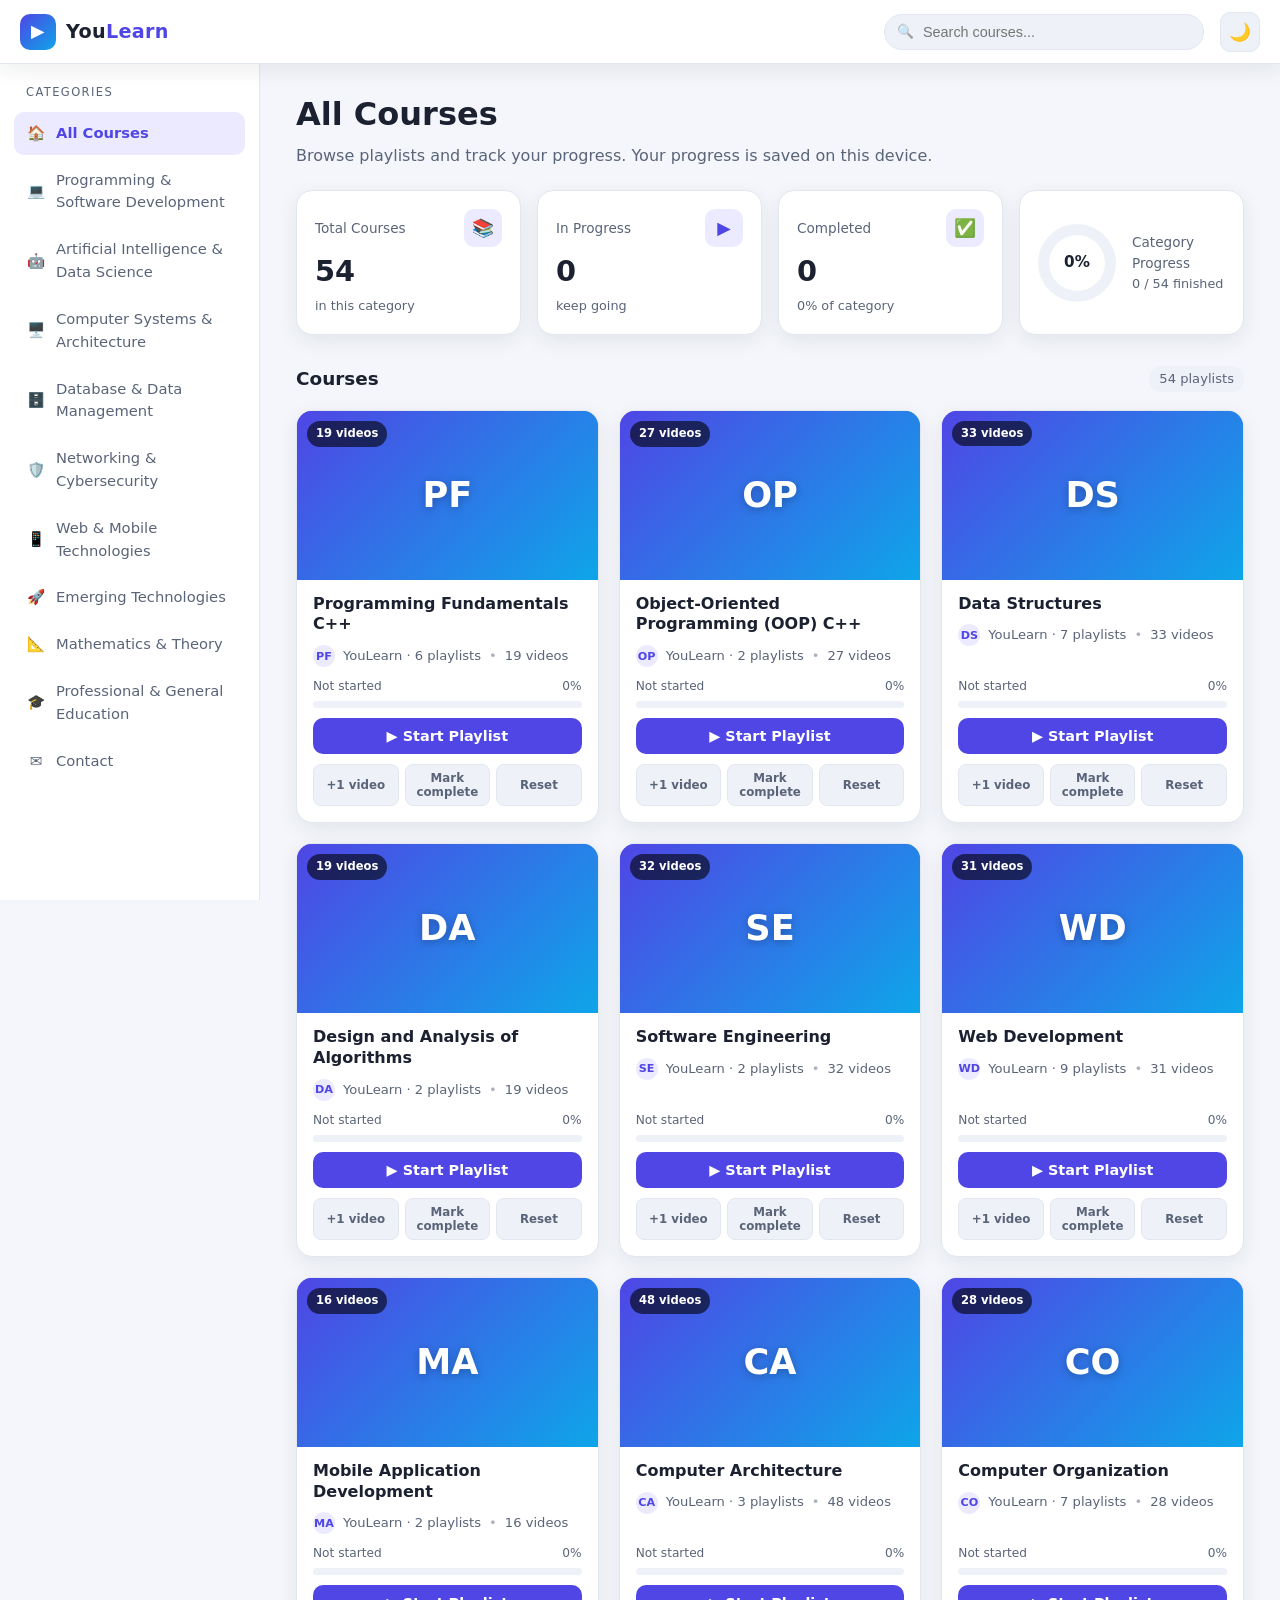
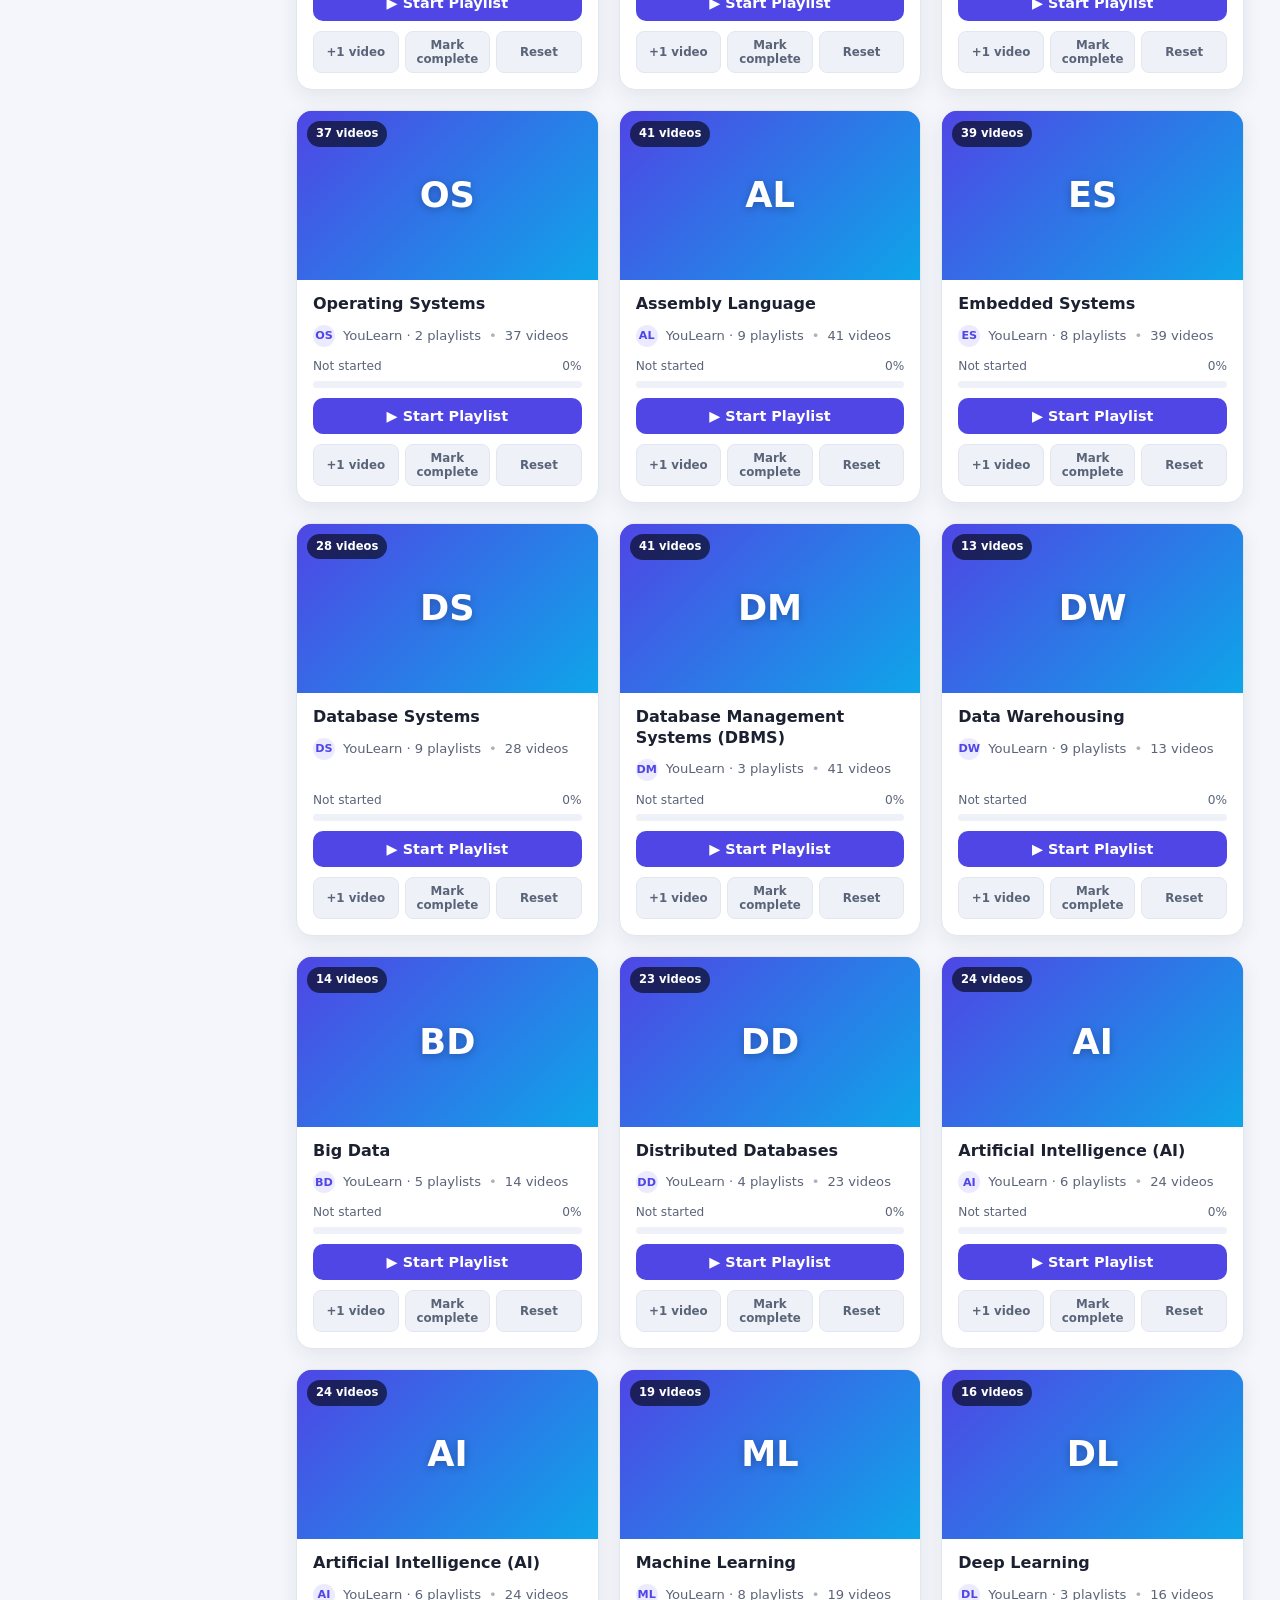
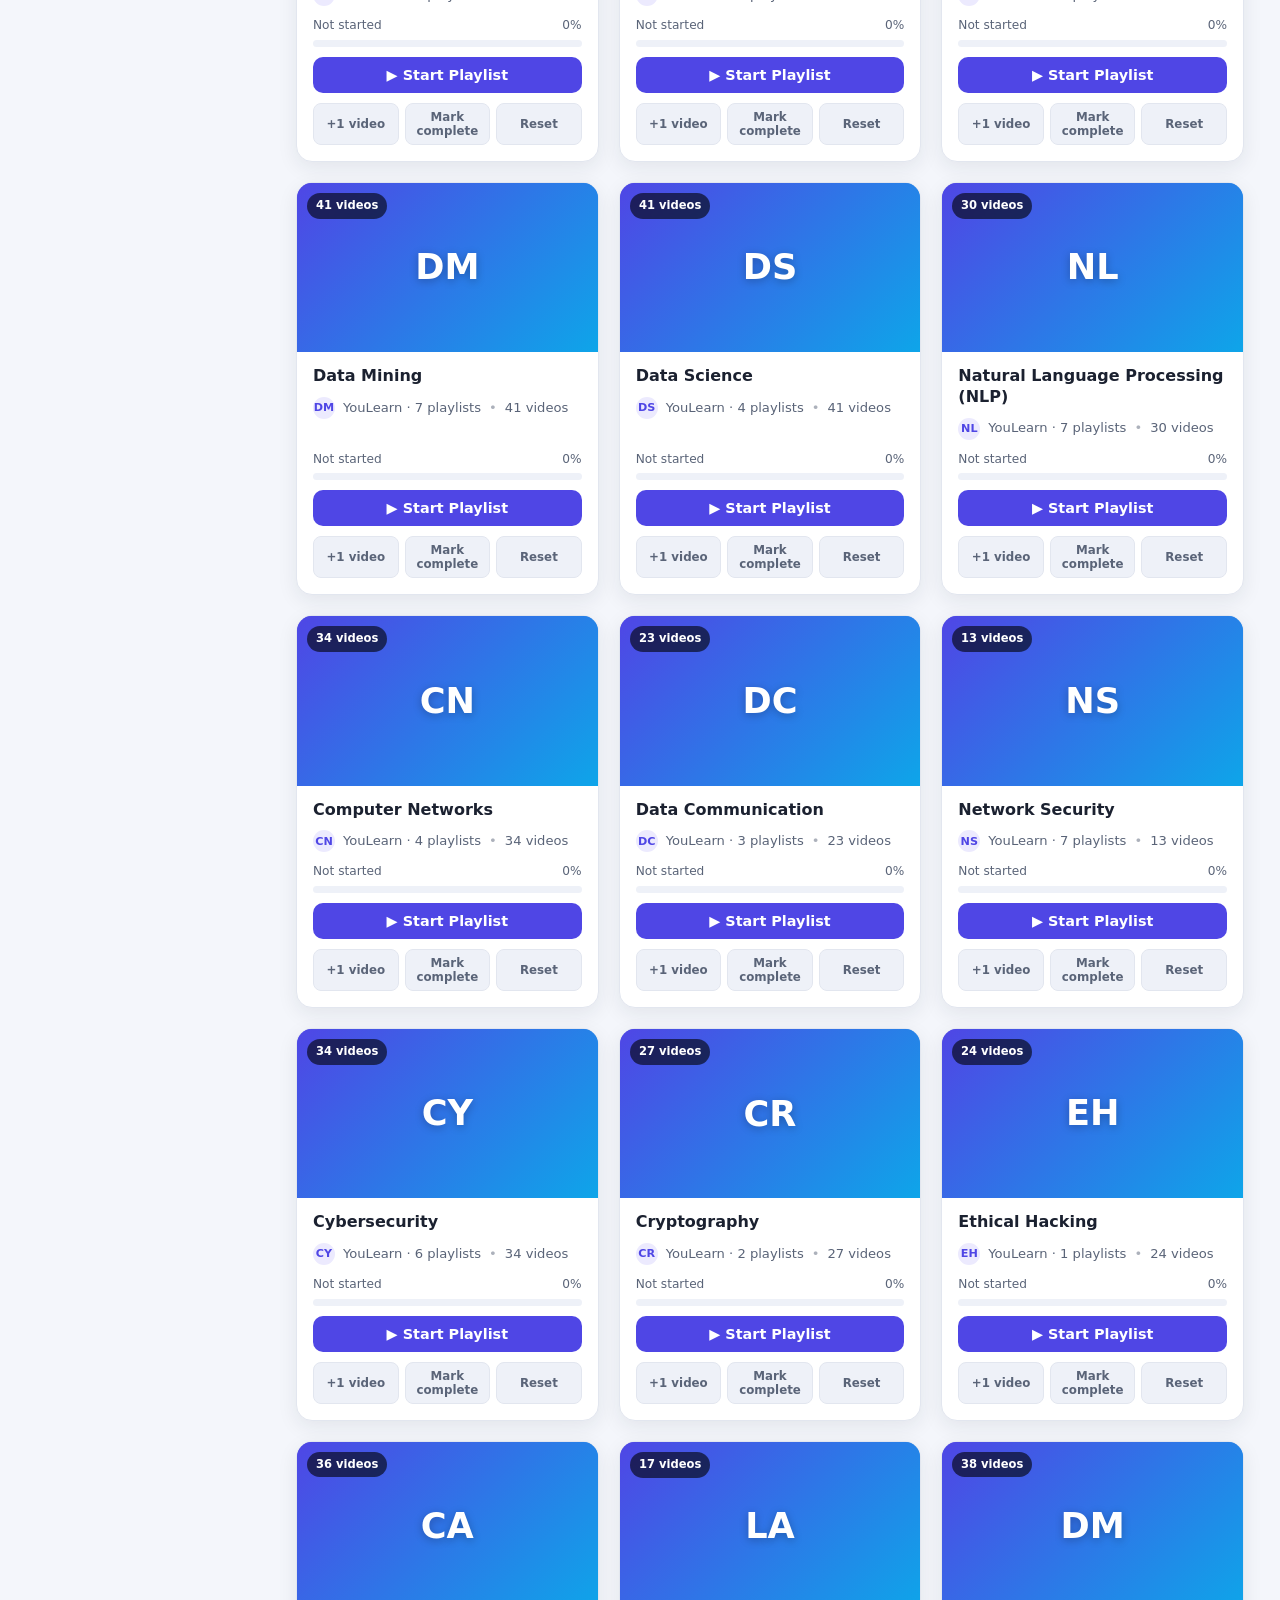
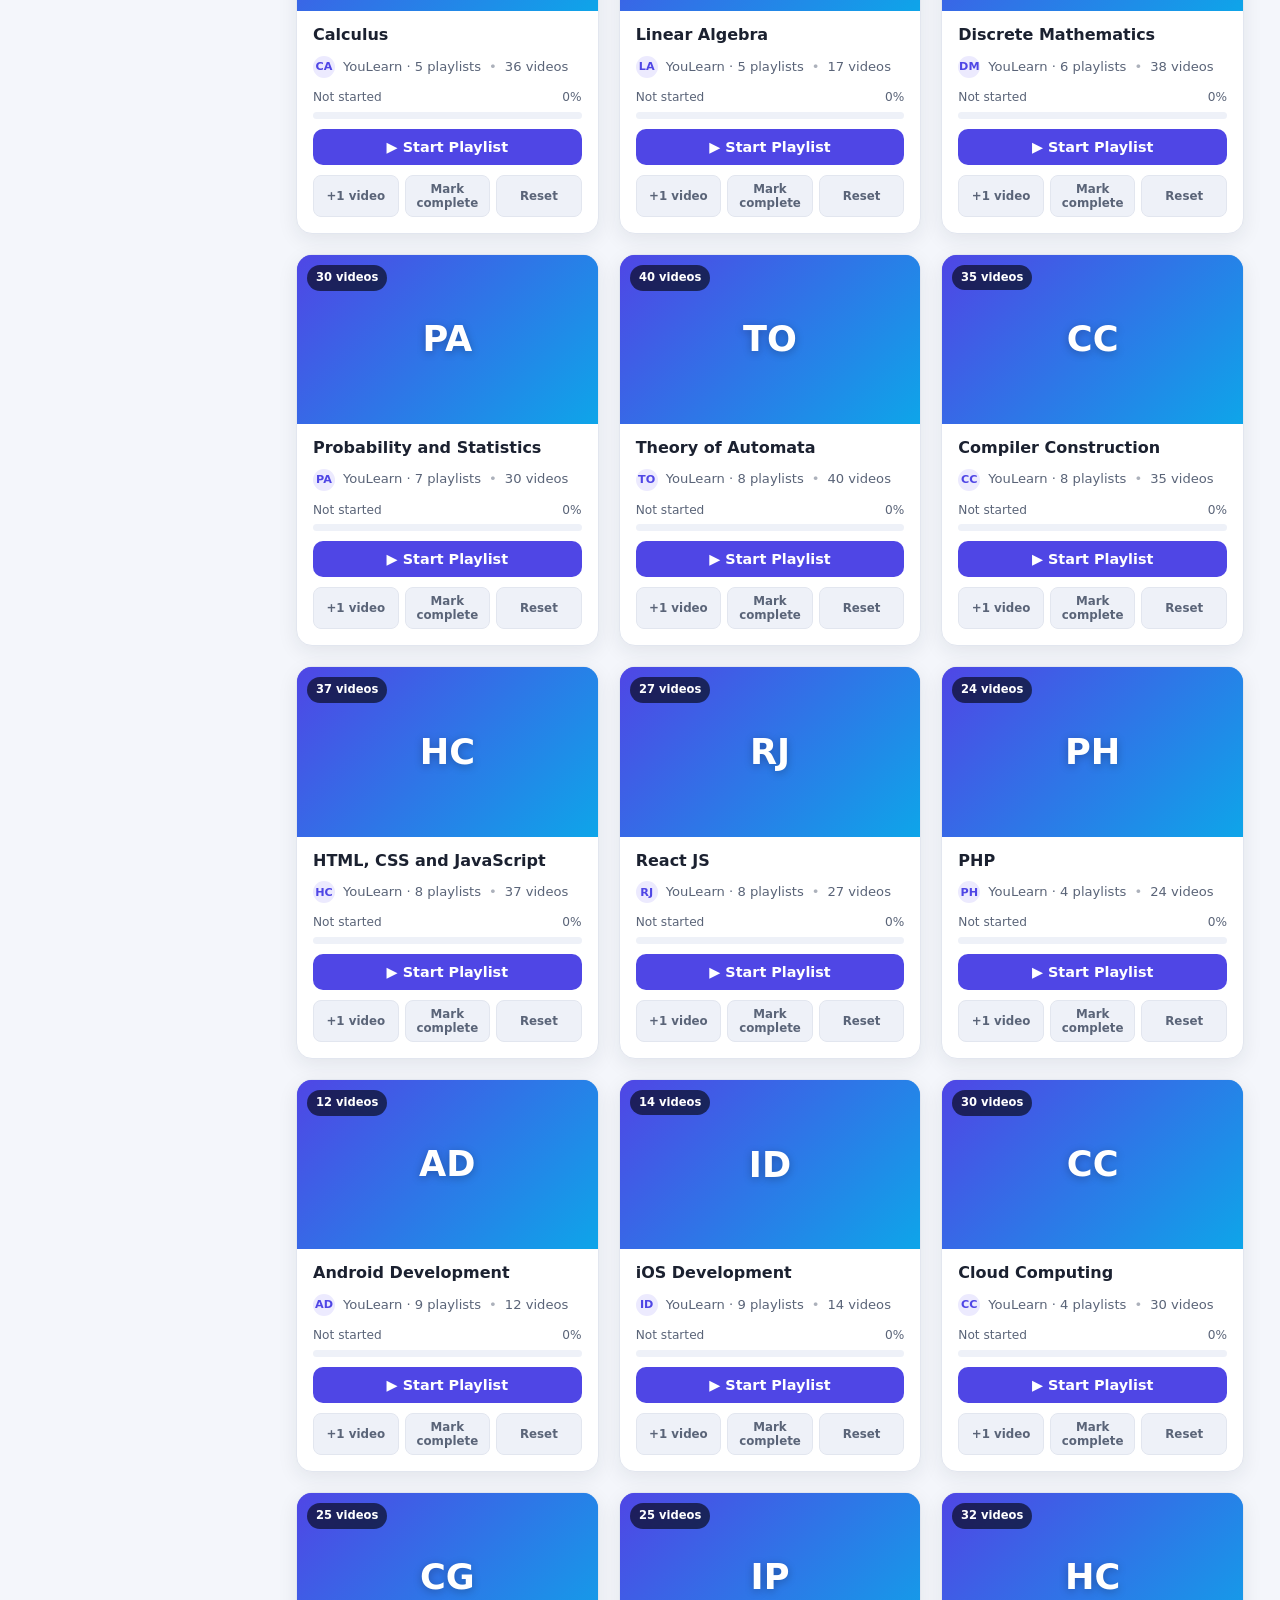
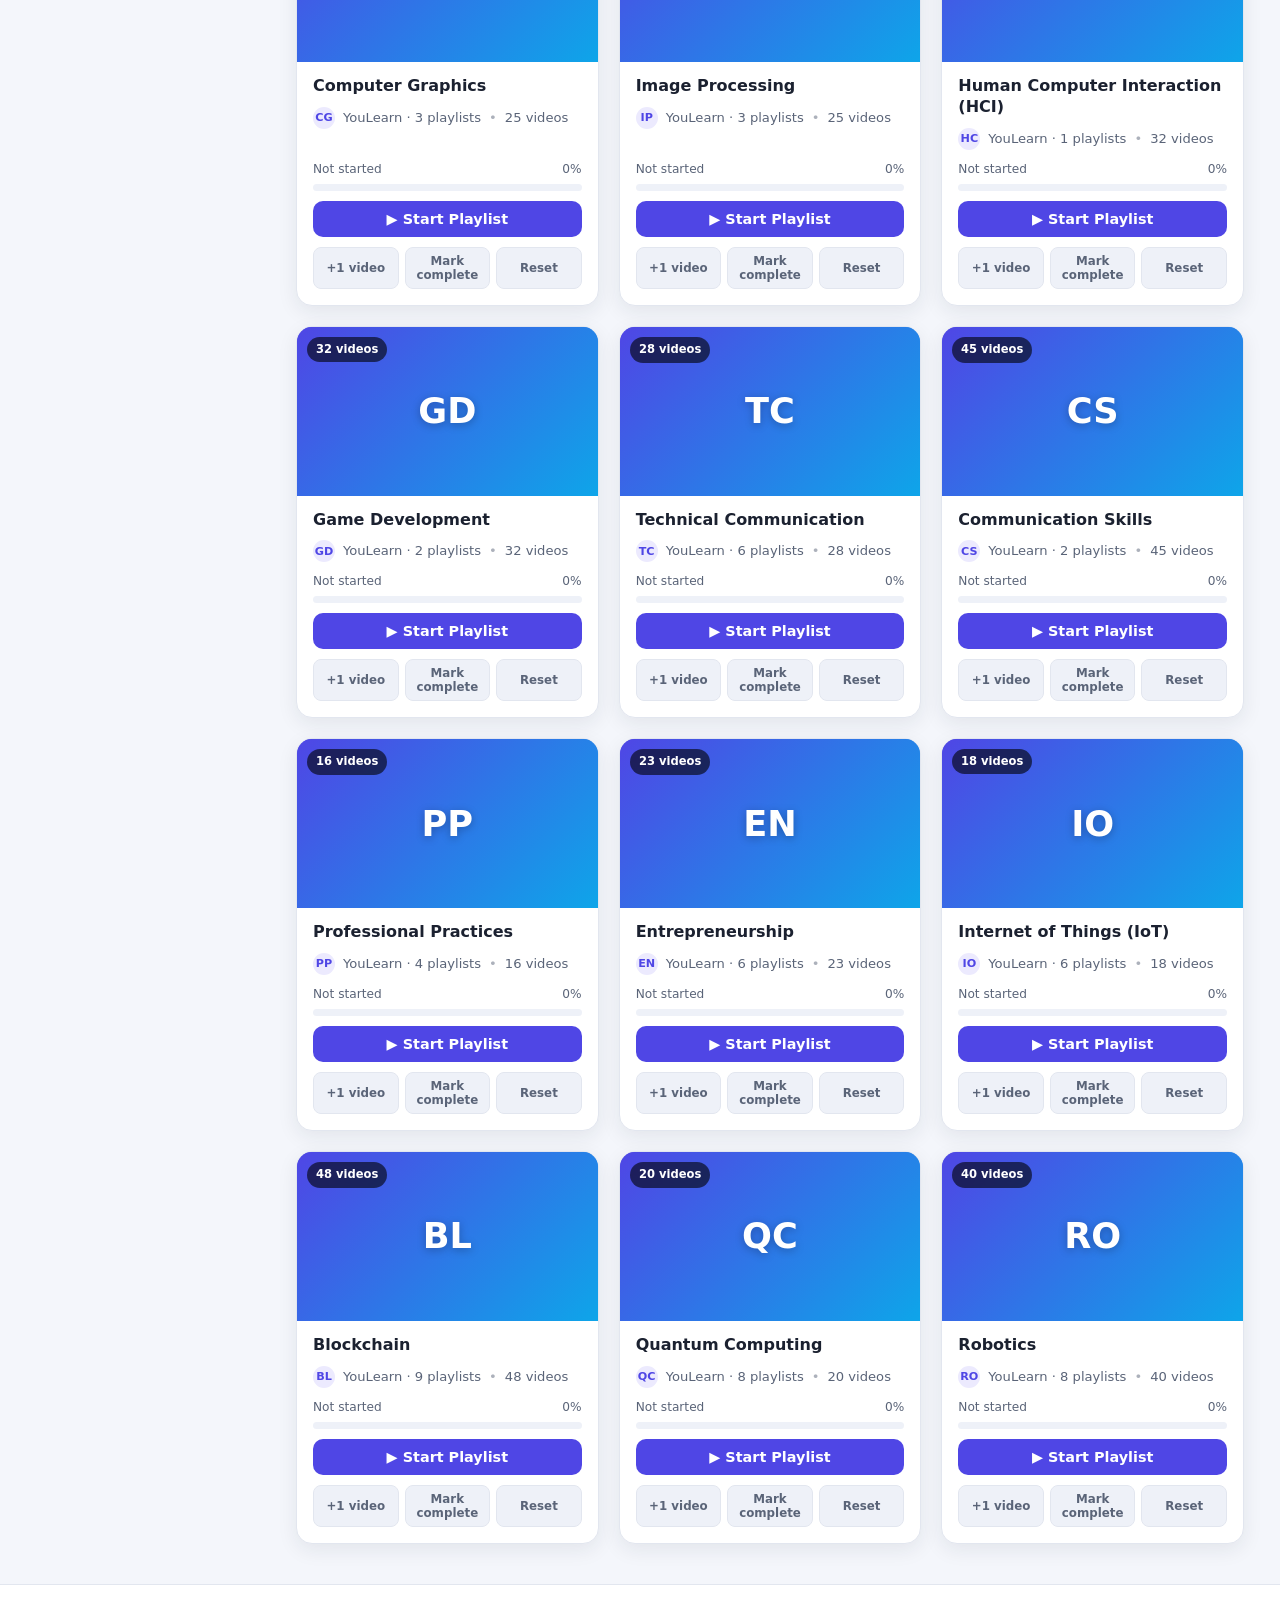
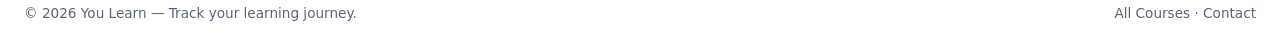
<file: index.html>
<!DOCTYPE html>
<html lang="en">
<head>
    <meta charset="UTF-8">
    <meta name="viewport" content="width=device-width, initial-scale=1.0">
    <title>You Learn � All Courses</title>
    <link rel="stylesheet" href="style.css">
    <script src="script.js" defer></script>
</head>
<body>
    <a href="index.html">All Courses</a>
    <a href="development.html">Programming & Software Development</a>
    <a href="ai.html">Artificial Intelligence & Data Science</a>
    <a href="csa.html">Computer Systems & Architecture</a>
    <a href="dbms.html">Database & Data Management</a>
    <a href="nc.html">Networking & Cybersecurity</a>
    <a href="wamt.html">Web & Mobile Technologies</a>
    <a href="et.html">Emerging Technologies</a>
    <a href="mt.html">Mathematics & Theory</a>
    <a href="pge.html">Professional & General Education</a>
    <a href="contact.html">Contact</a>

    
<!-- 1. Programming & Software Development -->
<div>
    <h2>Programming Fundamentals C++</h2>
    <img src="" alt="Programming Fundamentals ">
    <a href="https://www.youtube.com/watch?v=05LLyH15ZWU&list=PLxCzCOWd7aiF6yRNI5OHQsnUJQfl7Geqj" target="_blank">
        <button>Watch Complete Playlist</button>
    </a>
</div>

<div>
    <h2>Object-Oriented Programming (OOP) C++</h2>
    <img src="" alt="OOP">
    <a href="https://www.youtube.com/watch?v=HcgLqP-5vMo&list=PLduM7bkxBdOekXfkEqIBAivzG99V2LrAS" target="_blank">
        <button>Watch Complete Playlist</button>
    </a>
</div>

<div>
    <h2>Data Structures</h2>
    <img src="" alt="Data Structures">
    <a href="https://www.youtube.com/watch?v=qNGyI95E5AE&list=PLxCzCOWd7aiEwaANNt3OqJPVIxwp2ebiT" target="_blank">
        <button>Watch Complete Playlist</button>
    </a>
</div>

<div>
    <h2>Design and Analysis of Algorithms</h2>
    <img src="" alt="Algorithms">
    <a href="https://www.youtube.com/watch?v=u8JZ9gU5o4g&list=PLxCzCOWd7aiHcmS4i14bI0VrMbZTUvlTa" target="_blank">
        <button>Watch Complete Playlist</button>
    </a>
</div>

<div>
    <h2>Software Engineering</h2>
    <img src="" alt="Software Engineering">
    <a href="https://www.youtube.com/watch?v=uJpQlyT_CK4&list=PLxCzCOWd7aiEed7SKZBnC6ypFDWYLRvB2" target="_blank">
        <button>Watch Complete Playlist</button>
    </a>
</div>

<div>
    <h2>Web Development</h2>
    <img src="" alt="Web Development">
    <a href="https://www.youtube.com/watch?v=Vi9bxu-M-ag&list=PLDzeHZWIZsTo0wSBcg4-NMIbC0L8evLrD" target="_blank">
        <button>Watch Complete Playlist</button>
    </a>
</div>

<div>
    <h2>Mobile Application Development</h2>
    <img src="" alt="Mobile Application Development">
    <a href="https://www.youtube.com/watch?v=HyU4vkZ2NB8&list=PLjVLYmrlmjGdDps6HAwOOVoAtBPAgIOXL" target="_blank">
        <button>Watch Complete Playlist</button>
    </a>
</div>


<!-- 2. Computer Systems & Architecture -->
<div>
    <h2>Computer Architecture</h2>
    <img src="" alt="Computer Architecture">
    <a href="https://www.youtube.com/playlist?list=YOUR_PLAYLIST_ID" target="_blank">
        <button>Watch Complete Playlist</button>
    </a>
</div>

<div>
    <h2>Computer Organization</h2>
    <img src="" alt="Computer Organization">
    <a href="https://www.youtube.com/watch?v=L9X7XXfHYdU&list=PLxCzCOWd7aiHMonh3G6QNKq53C6oNXGrX" target="_blank">
        <button>Watch Complete Playlist</button>
    </a>
</div>

<div>
    <h2>Operating Systems</h2>
    <img src="" alt="Operating Systems">
    <a href="https://www.youtube.com/watch?v=bkSWJJZNgf8&list=PLxCzCOWd7aiGz9donHRrE9I3Mwn6XdP8p" target="_blank">
        <button>Watch Complete Playlist</button>
    </a>
</div>

<div>
    <h2>Assembly Language</h2>
    <img src="" alt="Assembly Language">
    <a href="https://www.youtube.com/watch?v=7xiPJVPzcGM&list=PLduM7bkxBdOczQDpzp3R9ieJRpjtZrcxj" target="_blank">
        <button>Watch Complete Playlist</button>
    </a>
</div>

<div>
    <h2>Embedded Systems</h2>
    <img src="" alt="Embedded Systems">
    <a href="https://www.youtube.com/watch?v=PDYuYGHT668&list=PLYwpaL_SFmcBpuYagx0JiSaM-Bi4dm0hG" target="_blank">
        <button>Watch Complete Playlist</button>
    </a>
</div>


<!-- 3. Database & Data Management -->
<div>
    <h2>Database Systems</h2>
    <img src="" alt="Database Systems">
    <a href="https://www.youtube.com/watch?v=6Iu45VZGQDk&list=PLBlnK6fEyqRi_CUQ-FXxgzKQ1dwr_ZJWZ" target="_blank">
        <button>Watch Complete Playlist</button>
    </a>
</div>

<div>
    <h2>Database Management Systems (DBMS)</h2>
    <img src="" alt="DBMS">
    <a href="https://www.youtube.com/watch?v=kBdlM6hNDAE&list=PLxCzCOWd7aiFAN6I8CuViBuCdJgiOkT2Y" target="_blank">
        <button>Watch Complete Playlist</button>
    </a>
</div>

<div>
    <h2>Data Warehousing</h2>
    <img src="" alt="Data Warehousing">
    <a href="https://www.youtube.com/watch?v=uFDUXQ3JFBs&list=PLxCzCOWd7aiHexyDzYgry0YZN29e7HdNB" target="_blank">
        <button>Watch Complete Playlist</button>
    </a>
</div>

<div>
    <h2>Big Data</h2>
    <img src="" alt="Big Data">
    <a href="https://www.youtube.com/watch?v=LOuAOZWJ9RA&list=PLxCzCOWd7aiHUUi6ZlansKbDw_cXut0El" target="_blank">
        <button>Watch Complete Playlist</button>
    </a>
</div>

<div>
    <h2>Distributed Databases</h2>
    <img src="" alt="Distributed Databases">
    <a href="https://www.youtube.com/watch?v=iG2i5g5Cph8" target="_blank">
        <button>Watch Complete Playlist</button>
    </a>
</div>


<!-- 4. Artificial Intelligence & Data Science -->
<div>
    <h2>Artificial Intelligence (AI)</h2>
    <img src="" alt="Artificial Intelligence">
    <a href="https://www.youtube.com/watch?v=uB3i-qV6VdM&list=PLxCzCOWd7aiHGhOHV-nwb0HR5US5GFKFI" target="_blank">
        <button>Watch Complete Playlist</button>
    </a>
</div>

<div>
    <h2>Artificial Intelligence (AI)</h2>
    <img src="" alt="Artificial Intelligence">
    <a href="https://www.youtube.com/watch?v=bZxAKA69xqg&t=12s" target="_blank">
        <button>Watch Complete Playlist</button>
    </a>
</div>

<div>
    <h2>Machine Learning</h2>
    <img src="" alt="Machine Learning">
    <a href="https://www.youtube.com/watch?v=ZftI2fEz0Fw&list=PLKnIA16_Rmvbr7zKYQuBfsVkjoLcJgxHH" target="_blank">
        <button>Watch Complete Playlist</button>
    </a>
</div>


<div>
    <h2>Deep Learning</h2>
    <img src="" alt="Deep Learning">
    <a href="https://www.youtube.com/watch?v=2dH_qjc9mFg&list=PLKnIA16_RmvYuZauWaPlRTC54KxSNLtNn" target="_blank">
        <button>Watch Complete Playlist</button>
    </a>
</div>

<div>
    <h2>Data Mining</h2>
    <img src="" alt="Data Mining">
    <a href="https://www.youtube.com/watch?v=xEmrFePGjEg&list=PLmAmHQ-_5ySxFoIGmY1MJao-XYvYGxxgj" target="_blank">
        <button>Watch Complete Playlist</button>
    </a>
</div>

<div>
    <h2>Data Science</h2>
    <img src="" alt="Data Science">
    <a href="https://www.youtube.com/watch?v=-ETQ97mXXF0" target="_blank">
        <button>Watch Complete Playlist</button>
    </a>
</div>

<div>
    <h2>Natural Language Processing (NLP)</h2>
    <img src="" alt="NLP">
    <a href="https://www.youtube.com/watch?v=zlUpTlaxAKI&list=PLKnIA16_RmvZo7fp5kkIth6nRTeQQsjfX" target="_blank">
        <button>Watch Complete Playlist</button>
    </a>
</div>


<!-- 5. Networking & Cybersecurity -->
<div>
    <h2>Computer Networks</h2>
    <img src="" alt="Computer Networks">
    <a href="https://www.youtube.com/watch?v=JFF2vJaN0Cw&list=PLxCzCOWd7aiGFBD2-2joCpWOLUrDLvVV_" target="_blank">
        <button>Watch Complete Playlist</button>
    </a>
</div>

<div>
    <h2>Data Communication</h2>
    <img src="" alt="Data Communication">
    <a href="https://www.youtube.com/watch?v=GfIvQiamXFU&list=PLZQgf2pQtimlhO3UY6UJzIC7JVBzSbXXQ" target="_blank">
        <button>Watch Complete Playlist</button>
    </a>
</div>

<div>
    <h2>Network Security</h2>
    <img src="" alt="Network Security">
    <a href="https://www.youtube.com/watch?v=lswzFfs-peo&list=PLxCzCOWd7aiFjkQbGj_yHeTEVPn422_z5" target="_blank">
        <button>Watch Complete Playlist</button>
    </a>
</div>

<div>
    <h2>Cybersecurity</h2>
    <img src="" alt="Cybersecurity">
    <a href="https://www.youtube.com/watch?v=DjrbxmXwbBc&list=PLxCzCOWd7aiGnXrHnMcFFPM4lUwQlR7ZT" target="_blank">
        <button>Watch Complete Playlist</button>
    </a>
</div>

<div>
    <h2>Cryptography</h2>
    <img src="" alt="Cryptography">
    <a href="https://www.youtube.com/watch?v=JoeiLuFNBc4&list=PLBlnK6fEyqRgJU3EsOYDTW7m6SUmW6kII" target="_blank">
        <button>Watch Complete Playlist</button>
    </a>
</div>

<div>
    <h2>Ethical Hacking</h2>
    <img src="" alt="Ethical Hacking">
    <a href="https://www.youtube.com/watch?v=cKEf8H9cQGM&list=PLwO5-rumi8A4J7h4Fm92TEC00gfZUk7ls" target="_blank">
        <button>Watch Complete Playlist</button>
    </a>
</div>


<!-- 6. Mathematics & Theory -->
<div>
    <h2>Calculus</h2>
    <img src="" alt="Calculus">
    <a href="https://www.youtube.com/watch?v=GiCojsAWRj0&list=PL0o_zxa4K1BWYThyV4T2Allw6zY0jEumv" target="_blank">
        <button>Watch Complete Playlist</button>
    </a>
</div>

<div>
    <h2>Linear Algebra</h2>
    <img src="" alt="Linear Algebra">
    <a href="https://www.youtube.com/watch?v=HItonQ_FekE&list=PLxCzCOWd7aiHnkPiCulMX5SIHMl2ZMmzL" target="_blank">
        <button>Watch Complete Playlist</button>
    </a>
</div>

<div>
    <h2>Discrete Mathematics</h2>
    <img src="" alt="Discrete Mathematics">
    <a href="https://www.youtube.com/watch?v=p2b2Vb-cYCs" target="_blank">
        <button>Watch Complete Playlist</button>
    </a>
</div>

<div>
    <h2>Probability and Statistics</h2>
    <img src="" alt="Probability and Statistics">
    <a href="https://www.youtube.com/watch?v=Q_u3Lt5AV3c&list=PLxCzCOWd7aiFjZP4z1_3Kr3m3J5wu5Q8V" target="_blank">
        <button>Watch Complete Playlist</button>
    </a>
</div>

<div>
    <h2>Theory of Automata</h2>
    <img src="" alt="Theory of Automata">
    <a href="https://www.youtube.com/watch?v=pZ2U3Pl4DNA&list=PLduM7bkxBdOckkPOjexEV8KKCjqYh1T_3" target="_blank">
        <button>Watch Complete Playlist</button>
    </a>
</div>

<div>
    <h2>Compiler Construction</h2>
    <img src="" alt="Compiler Construction">
    <a href="https://www.youtube.com/watch?v=XUsw5igq4DM&list=PLxCzCOWd7aiEKtKSIHYusizkESC42diyc" target="_blank">
        <button>Watch Complete Playlist</button>
    </a>
</div>


<!-- 7. Web & Mobile Technologies -->
<div>
    <h2>HTML, CSS and JavaScript</h2>
    <img src="" alt="HTML CSS JavaScript">
    <a href="https://www.youtube.com/watch?v=HcOc7P5BMi4&list=PLfqMhTWNBTe0PY9xunOzsP5kmYIz2Hu7i" target="_blank">
        <button>Watch Complete Playlist</button>
    </a>
</div>

<div>
    <h2>React JS</h2>
    <img src="" alt="React JS">
    <a href="https://www.youtube.com/watch?v=vz1RlUyrc3w&list=PLu71SKxNbfoDqgPchmvIsL4hTnJIrtige" target="_blank">
        <button>Watch Complete Playlist</button>
    </a>
</div>

<div>
    <h2>PHP</h2>
    <img src="" alt="PHP">
    <a href="https://www.youtube.com/watch?v=a_qREkJ78f4&list=PL0b6OzIxLPbyrzCMJOFzLnf_-_5E_dkzs" target="_blank">
        <button>Watch Complete Playlist</button>
    </a>
</div>

<div>
    <h2>Android Development</h2>
    <img src="" alt="Android Development">
    <a href="https://www.youtube.com/watch?v=4O56p2h9Srw&list=PLUhfM8afLE_MOoV5jIAj4UTJ3o43LEmoc" target="_blank">
        <button>Watch Complete Playlist</button>
    </a>
</div>

<div>
    <h2>iOS Development</h2>
    <img src="" alt="iOS Development">
    <a href="https://www.youtube.com/watch?v=CwA1VWP0Ldw&list=PL8seg1JPkqgHtditjG_y2DuYuj9FJommY" target="_blank">
        <button>Watch Complete Playlist</button>
    </a>
</div>

<div>
    <h2>Cloud Computing</h2>
    <img src="" alt="Cloud Computing">
    <a href="https://www.youtube.com/watch?v=dmGybCohHsw&list=PLxCzCOWd7aiHRHVUtR-O52MsrdUSrzuy4" target="_blank">
        <button>Watch Complete Playlist</button>
    </a>
</div>


<!-- 8. Graphics & Multimedia -->
<div>
    <h2>Computer Graphics</h2>
    <img src="" alt="Computer Graphics">
    <a href="https://www.youtube.com/watch?v=wibh3x3h03I&list=PLxCzCOWd7aiH2neELedJ9eXc8iR49oNVV" target="_blank">
        <button>Watch Complete Playlist</button>
    </a>
</div>

<div>
    <h2>Image Processing</h2>
    <img src="" alt="Image Processing">
    <a href="https://www.youtube.com/watch?v=aduibjn0ehM" target="_blank">
        <button>Watch Complete Playlist</button>
    </a>
</div>



<div>
    <h2>Human Computer Interaction (HCI)</h2>
    <img src="" alt="HCI">
    <a href="https://www.youtube.com/watch?v=hLGcSLXGyv4&list=PLM8O2eH9K-Mg7UIT1yoHxo6ZNOomyRkO2" target="_blank">
        <button>Watch Complete Playlist</button>
    </a>
</div>

<div>
    <h2>Game Development</h2>
    <img src="" alt="Game Development">
    <a href="https://www.youtube.com/watch?v=4_92hSf0dJY&list=PLBh8phtAyHPUY9fqgs1w6aHJALJ3_fMSc" target="_blank">
        <button>Watch Complete Playlist</button>
    </a>
</div>


<!-- 9. Professional & General Education -->
<div>
    <h2>Technical Communication</h2>
    <img src="" alt="Technical Communication">
    <a href="https://www.youtube.com/watch?v=jW9nLlE77uM&list=PL8nHpqzOrbFAwDzJPamAjX7UV24a7sfQn" target="_blank">
        <button>Watch Complete Playlist</button>
    </a>
</div>

<div>
    <h2>Communication Skills</h2>
    <img src="" alt="Communication Skills">
    <a href="https://www.youtube.com/watch?v=hJegA740NEo&list=PLv9O1ieIsEgfbNVwPqWxlZq_JtKmnsubv" target="_blank">
        <button>Watch Complete Playlist</button>
    </a>
</div>

<div>
    <h2>Professional Practices</h2>
    <img src="" alt="Professional Practices">
    <a href="https://www.youtube.com/watch?v=pkvC2UX05lI&list=PLJGNjy8afpZQKI520EGIXRoyfatsAsMye" target="_blank">
        <button>Watch Complete Playlist</button>
    </a>
</div>

<div>
    <h2>Entrepreneurship</h2>
    <img src="" alt="Entrepreneurship">
    <a href="https://www.youtube.com/playlist?list=YOUR_PLAYLIST_ID" target="_blank">
        <button>Watch Complete Playlist</button>
    </a>
</div>


<!-- 10. Emerging Technologies -->
<div>
    <h2>Internet of Things (IoT)</h2>
    <img src="" alt="IoT">
    <a href="https://www.youtube.com/watch?v=NSUj_NMV5t0&list=PLuAADu3OvBt4SUxlYPu_xJogSmVfSLZF0" target="_blank">
        <button>Watch Complete Playlist</button>
    </a>
</div>

<div>
    <h2>Blockchain</h2>
    <img src="" alt="Blockchain">
    <a href="https://www.youtube.com/watch?v=mfSr-c9sAjI&list=PLYwpaL_SFmcDFRupamGc-9zc-vQqvkQnn" target="_blank">
        <button>Watch Complete Playlist</button>
    </a>
</div>

<div>
    <h2>Quantum Computing</h2>
    <img src="" alt="Quantum Computing">
    <a href="https://www.youtube.com/watch?v=tsbCSkvHhMo" target="_blank">
        <button>Watch Complete Playlist</button>
    </a>
</div>

<div>
    <h2>Robotics</h2>
    <img src="" alt="Robotics">
    <a href="https://www.youtube.com/watch?v=rYWJdZ5qg6M&list=PLbRMhDVUMngcdUbBySzyzcPiFTYWr4rV_" target="_blank">
        <button>Watch Complete Playlist</button>
    </a>
</div>


</body>

</html>
</file>
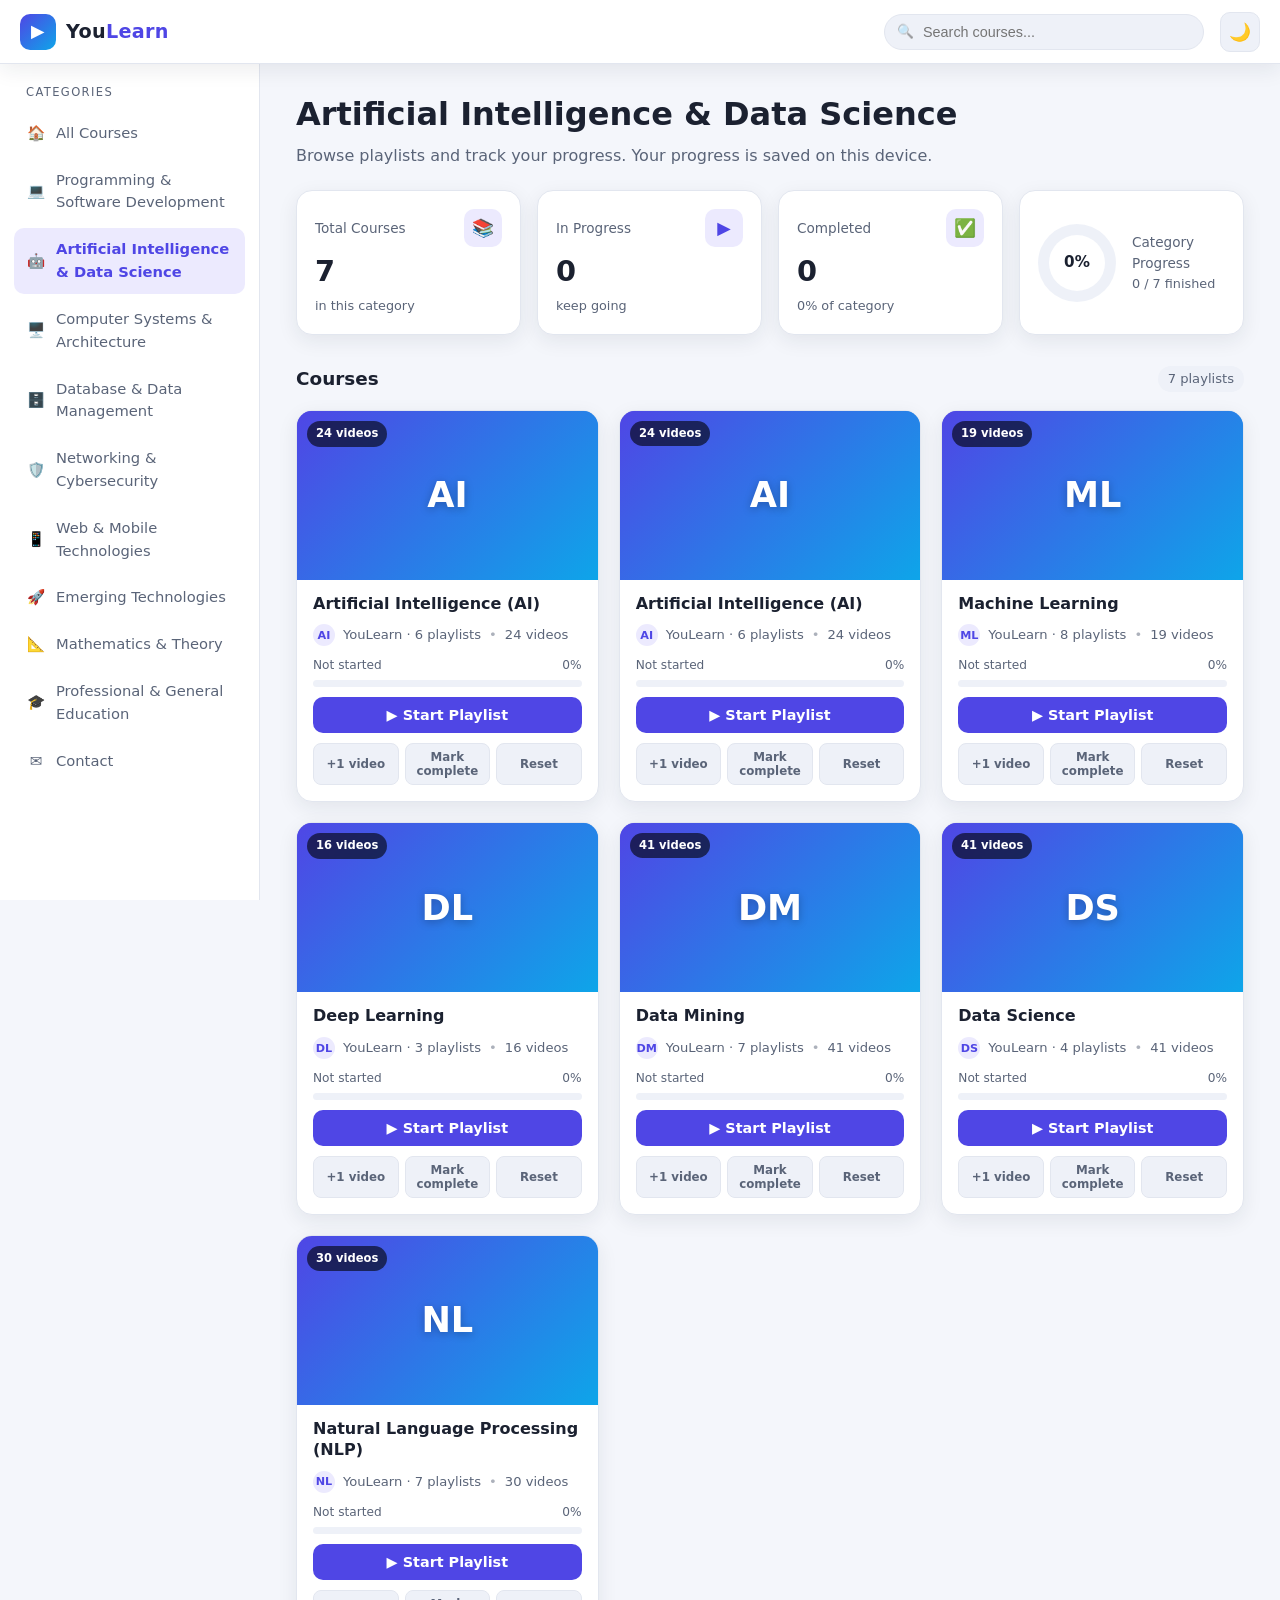
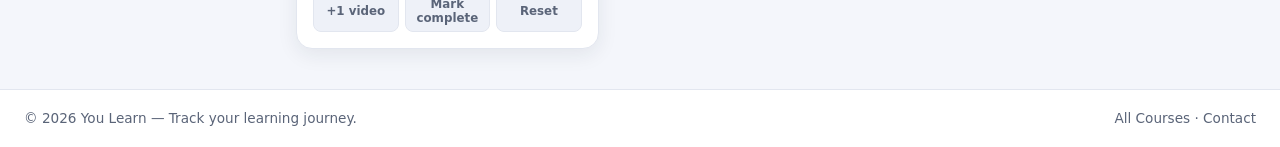
<file: ai.html>
<!DOCTYPE html>
<html lang="en">
<head>
    <meta charset="UTF-8">
    <meta name="viewport" content="width=device-width, initial-scale=1.0">
    <title>You Learn � Artificial Intelligence & Data Science</title>
    <link rel="stylesheet" href="style.css">
    <script src="script.js" defer></script>
</head>
<body>
    <a href="index.html">All Courses</a>
    <a href="development.html">Programming & Software Development</a>
    <a href="ai.html">Artificial Intelligence & Data Science</a>
    <a href="csa.html">Computer Systems & Architecture</a>
    <a href="dbms.html">Database & Data Management</a>
    <a href="nc.html">Networking & Cybersecurity</a>
    <a href="wamt.html">Web & Mobile Technologies</a>
    <a href="et.html">Emerging Technologies</a>
    <a href="mt.html">Mathematics & Theory</a>
    <a href="pge.html">Professional & General Education</a>
    <a href="contact.html">Contact</a>


<div>
    <h2>Artificial Intelligence (AI)</h2>
    <img src="" alt="Artificial Intelligence">
    <a href="https://www.youtube.com/watch?v=uB3i-qV6VdM&list=PLxCzCOWd7aiHGhOHV-nwb0HR5US5GFKFI" target="_blank">
        <button>Watch Complete Playlist</button>
    </a>
</div>

<div>
    <h2>Artificial Intelligence (AI)</h2>
    <img src="" alt="Artificial Intelligence">
    <a href="https://www.youtube.com/watch?v=bZxAKA69xqg&t=12s" target="_blank">
        <button>Watch Complete Playlist</button>
    </a>
</div>

<div>
    <h2>Machine Learning</h2>
    <img src="" alt="Machine Learning">
    <a href="https://www.youtube.com/watch?v=ZftI2fEz0Fw&list=PLKnIA16_Rmvbr7zKYQuBfsVkjoLcJgxHH" target="_blank">
        <button>Watch Complete Playlist</button>
    </a>
</div>


<div>
    <h2>Deep Learning</h2>
    <img src="" alt="Deep Learning">
    <a href="https://www.youtube.com/watch?v=2dH_qjc9mFg&list=PLKnIA16_RmvYuZauWaPlRTC54KxSNLtNn" target="_blank">
        <button>Watch Complete Playlist</button>
    </a>
</div>

<div>
    <h2>Data Mining</h2>
    <img src="" alt="Data Mining">
    <a href="https://www.youtube.com/watch?v=xEmrFePGjEg&list=PLmAmHQ-_5ySxFoIGmY1MJao-XYvYGxxgj" target="_blank">
        <button>Watch Complete Playlist</button>
    </a>
</div>

<div>
    <h2>Data Science</h2>
    <img src="" alt="Data Science">
    <a href="https://www.youtube.com/watch?v=-ETQ97mXXF0" target="_blank">
        <button>Watch Complete Playlist</button>
    </a>
</div>

<div>
    <h2>Natural Language Processing (NLP)</h2>
    <img src="" alt="NLP">
    <a href="https://www.youtube.com/watch?v=zlUpTlaxAKI&list=PLKnIA16_RmvZo7fp5kkIth6nRTeQQsjfX" target="_blank">
        <button>Watch Complete Playlist</button>
    </a>
</div>

</body>
</html>
</file>
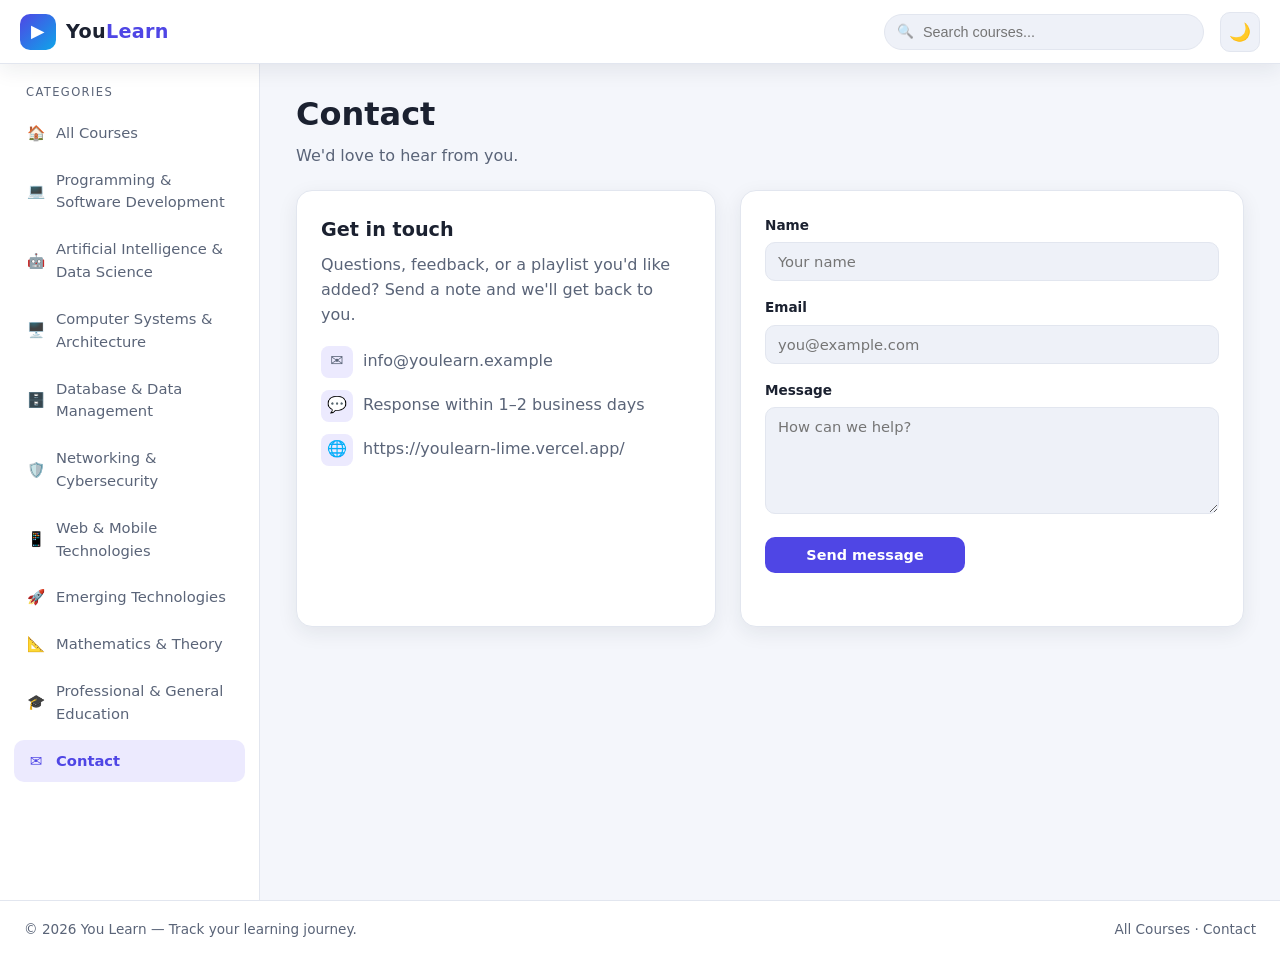
<file: contact.html>
<!DOCTYPE html>
<html lang="en">
<head>
    <meta charset="UTF-8">
    <meta name="viewport" content="width=device-width, initial-scale=1.0">
    <title>You Learn — Contact</title>
    <link rel="stylesheet" href="style.css">
    <script src="script.js" defer></script>
</head>
<body>
    <a href="index.html">All Courses</a>
    <a href="development.html">Programming & Software Development</a>
    <a href="ai.html">Artificial Intelligence & Data Science</a>
    <a href="csa.html">Computer Systems & Architecture</a>
    <a href="dbms.html">Database & Data Management</a>
    <a href="nc.html">Networking & Cybersecurity</a>
    <a href="wamt.html">Web & Mobile Technologies</a>
    <a href="et.html">Emerging Technologies</a>
    <a href="mt.html">Mathematics & Theory</a>
    <a href="contact.html">Contact</a>

    <!-- Custom page content; the script moves this into the main layout area. -->
    <section data-yl-content class="yl-contact">
        <div class="yl-contact-grid">
            <div class="yl-contact-info">
                <h2>Get in touch</h2>
                <p>Questions, feedback, or a playlist you'd like added? Send a note and we'll get back to you.</p>
                <ul class="yl-contact-list">
                    <li><span class="ic">✉️</span> info@youlearn.example</li>
                    <li><span class="ic">💬</span> Response within 1–2 business days</li>
                    <li><span class="ic">🌐</span> https://youlearn-lime.vercel.app/</li>
                </ul>
            </div>

            <form class="yl-contact-form" id="ylContactForm" novalidate>
                <div class="yl-field">
                    <label for="cName">Name</label>
                    <input type="text" id="cName" name="name" placeholder="Your name" required>
                </div>
                <div class="yl-field">
                    <label for="cEmail">Email</label>
                    <input type="email" id="cEmail" name="email" placeholder="you@example.com" required>
                </div>
                <div class="yl-field">
                    <label for="cMessage">Message</label>
                    <textarea id="cMessage" name="message" rows="5" placeholder="How can we help?" required></textarea>
                </div>
                <button type="submit" class="yl-action" style="max-width:200px">Send message</button>
                <p class="yl-form-note" id="ylFormNote" role="status" aria-live="polite"></p>
            </form>
        </div>
    </section>
</body>
</html>
</file>
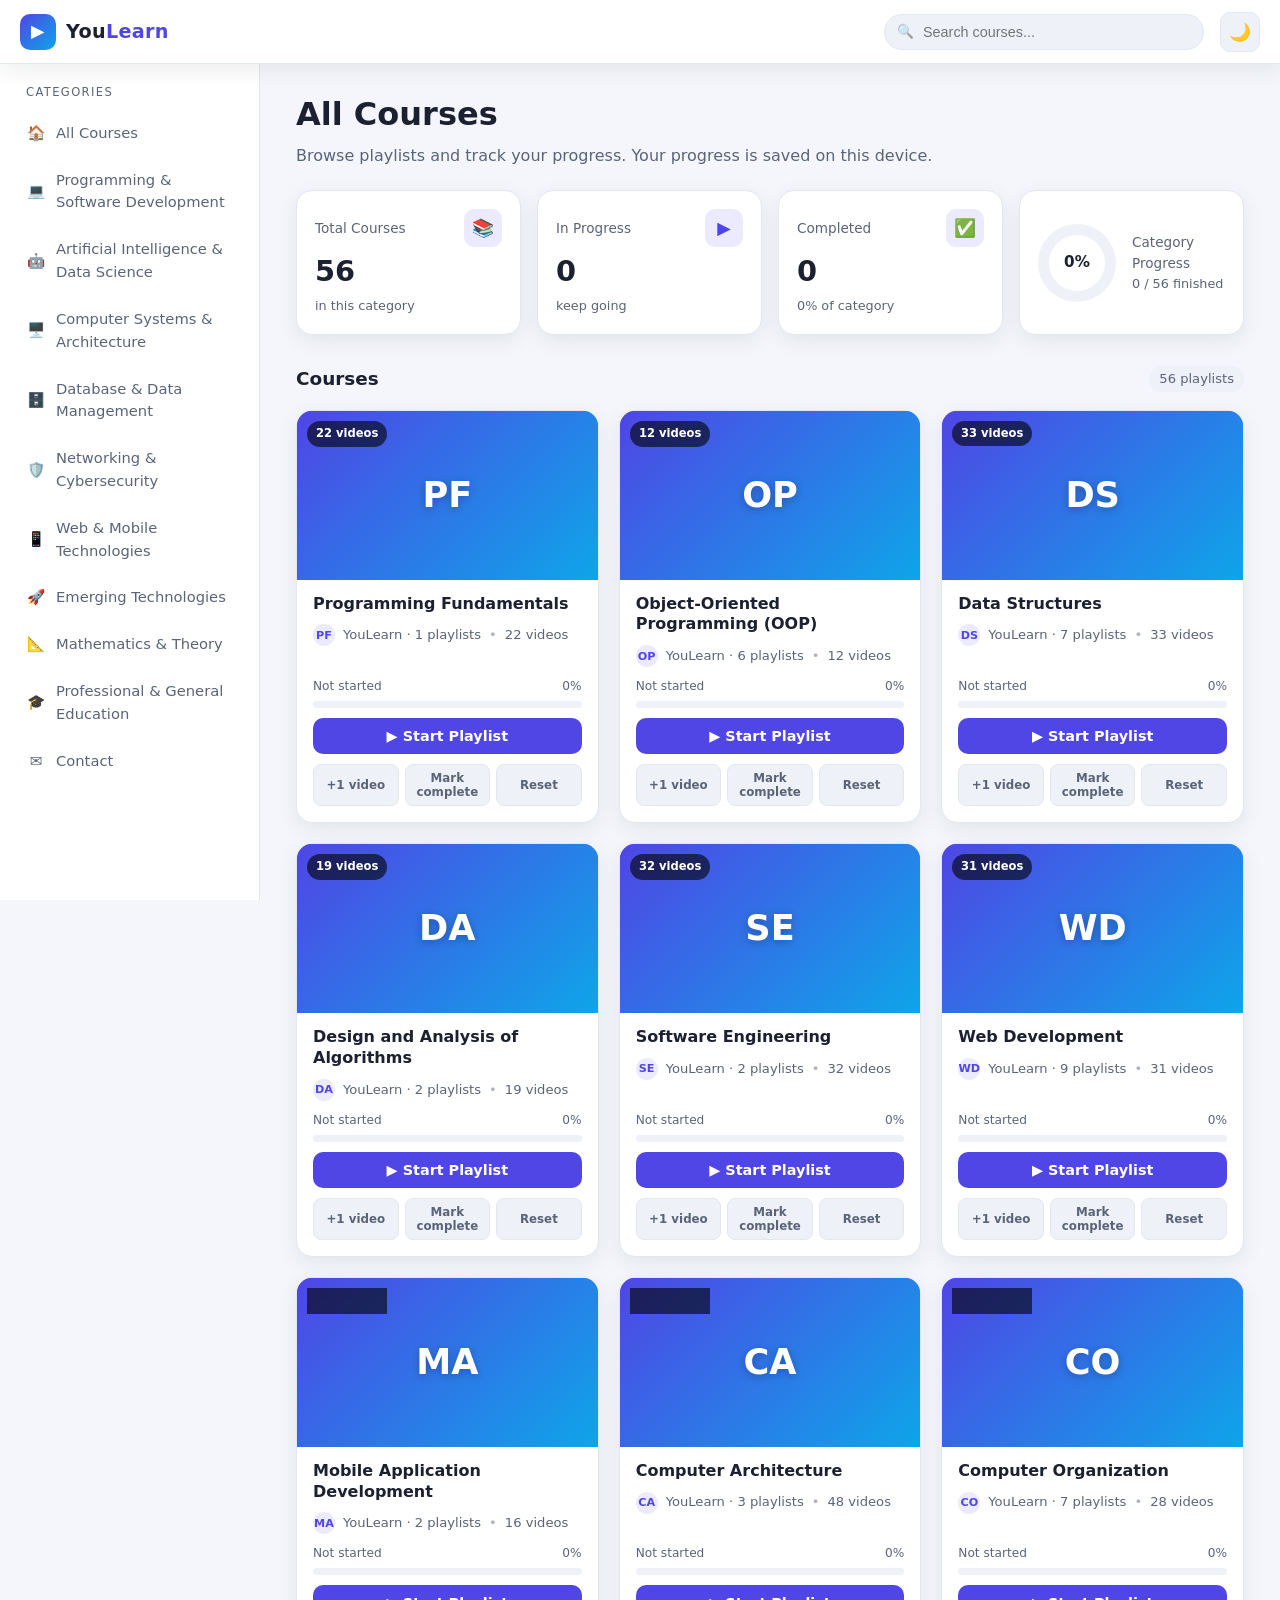
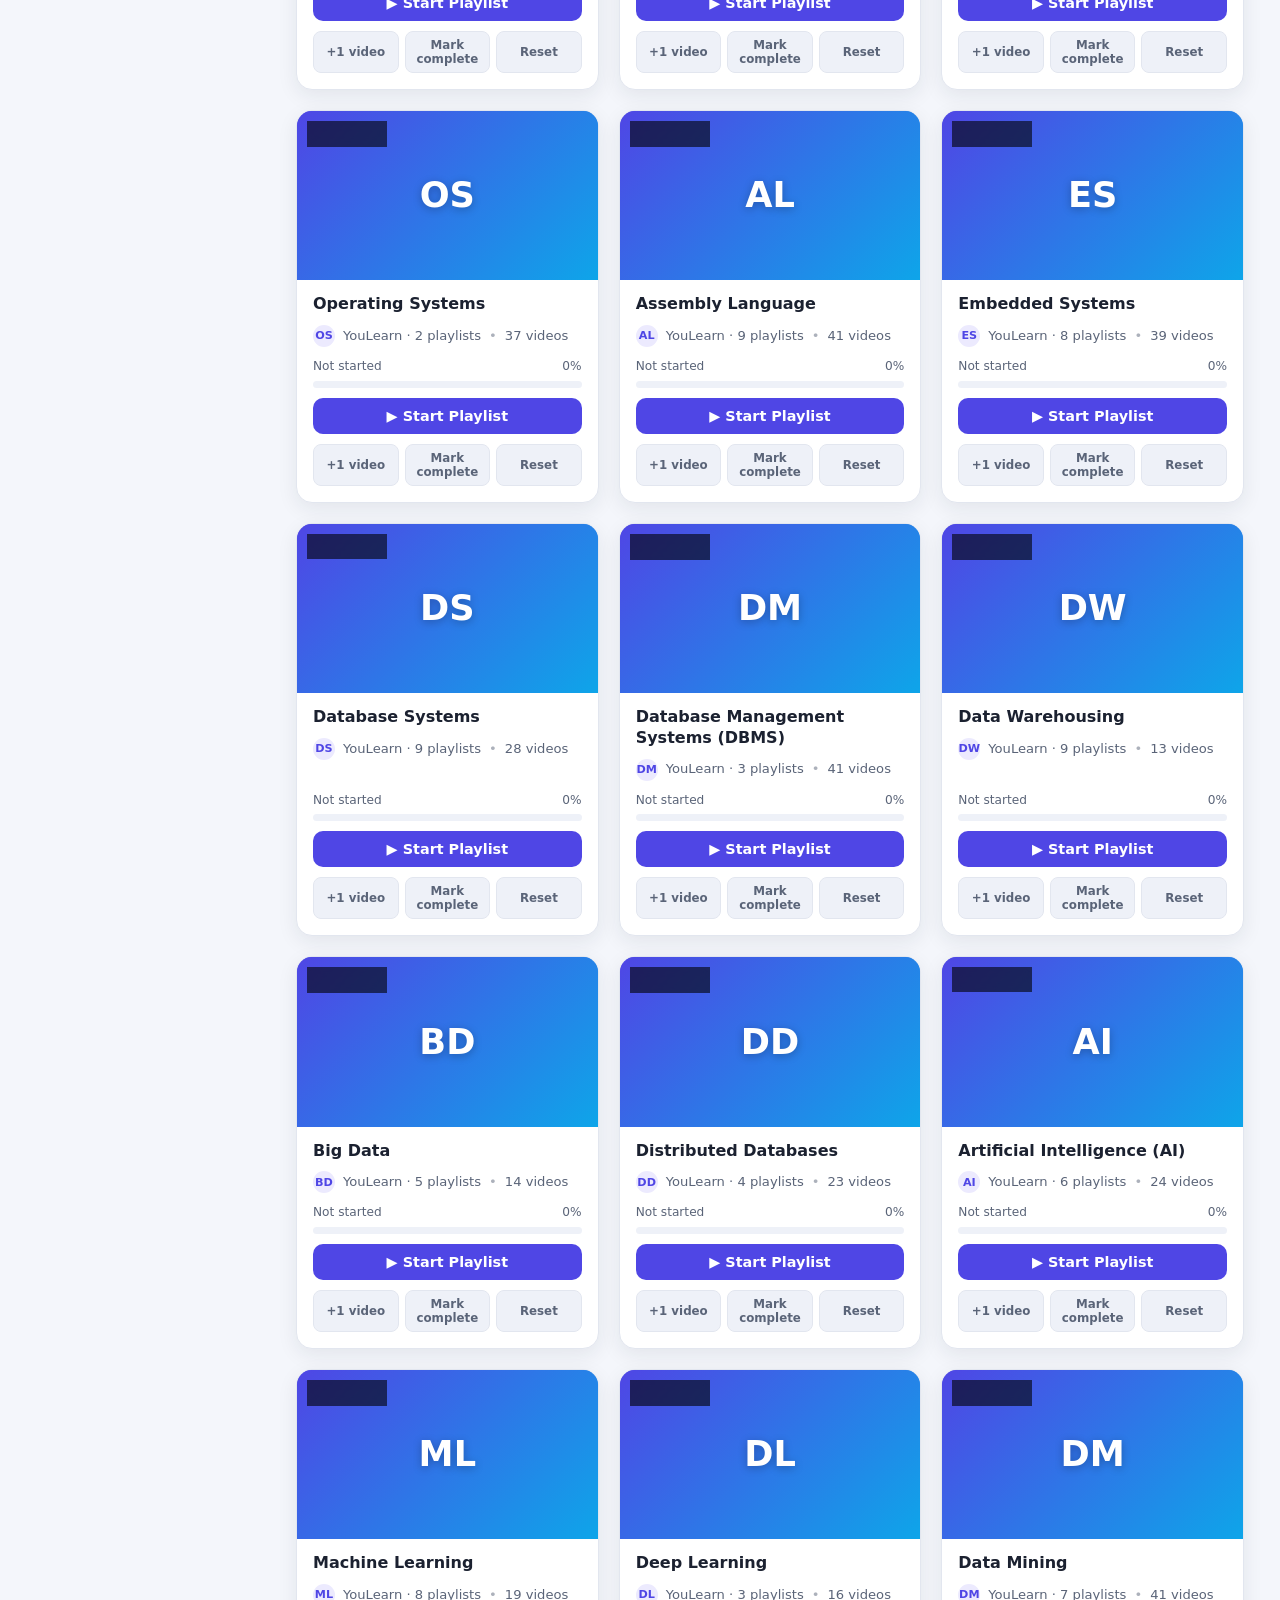
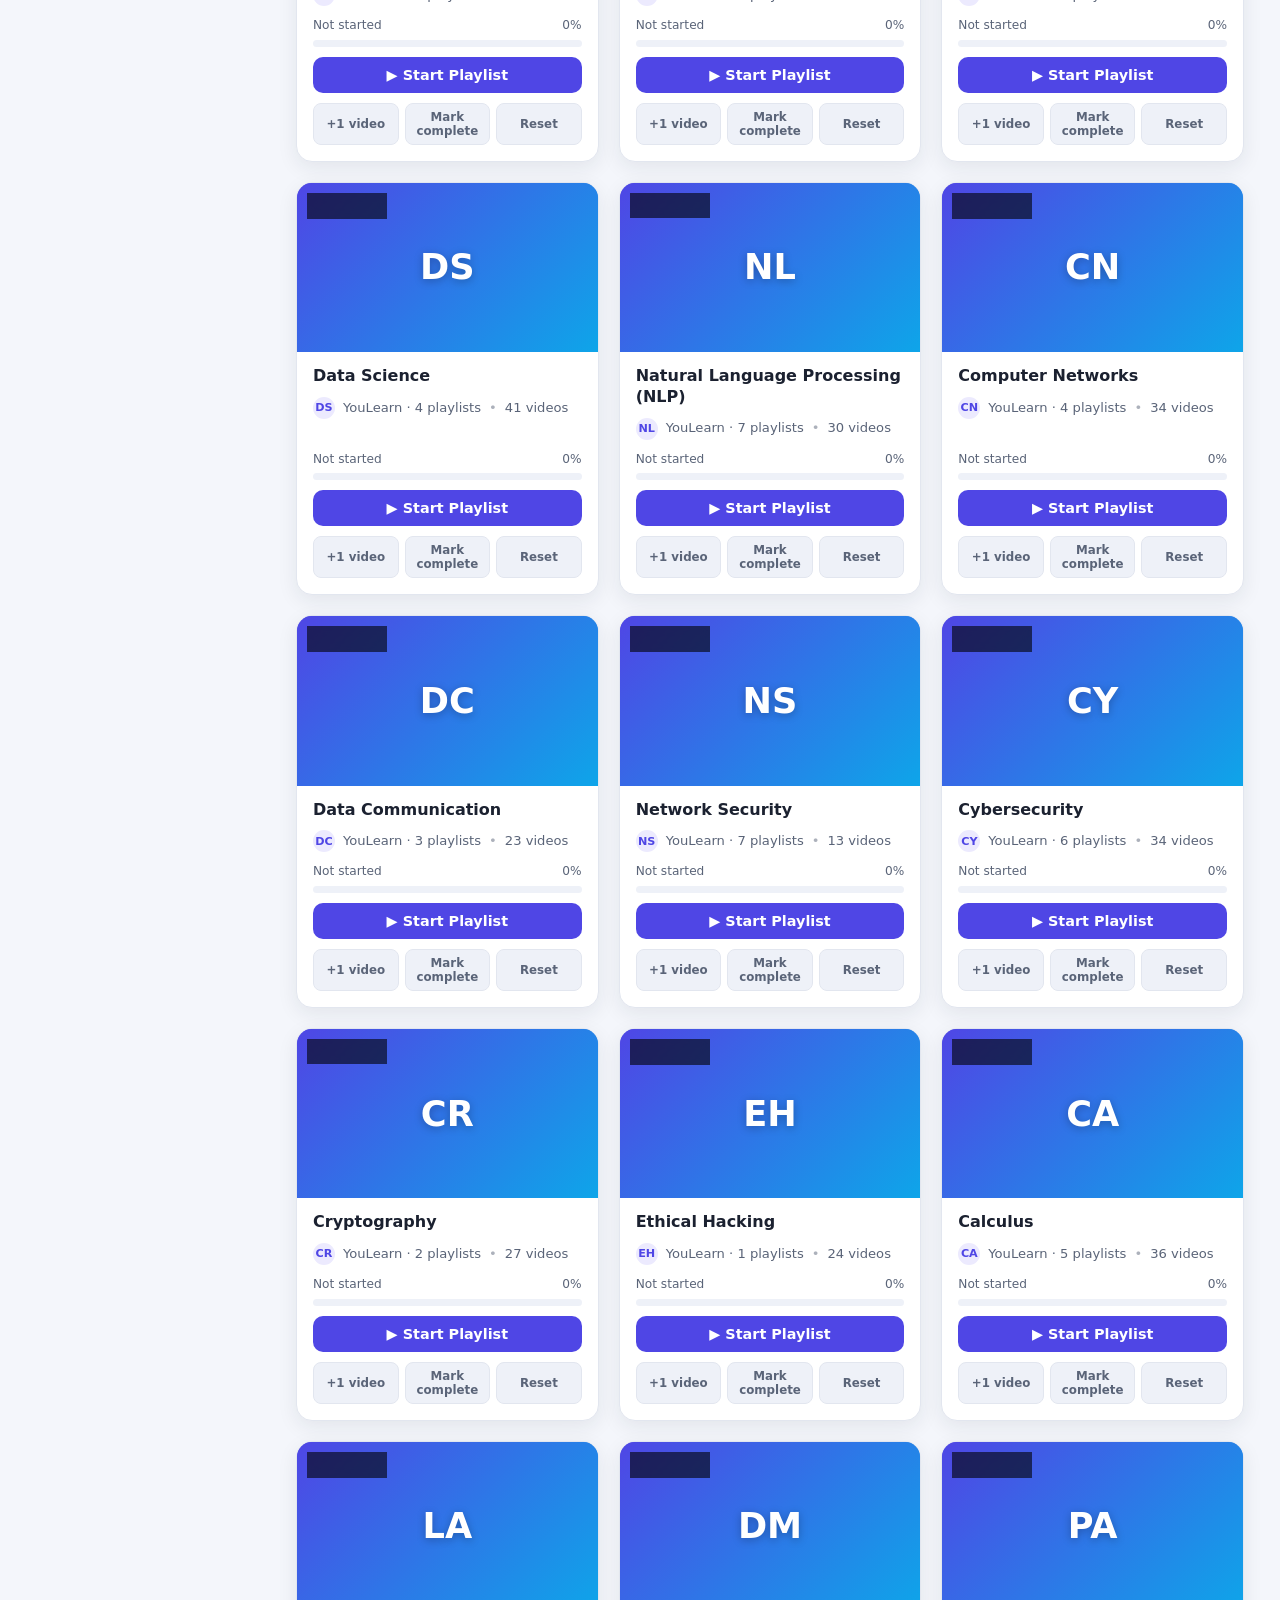
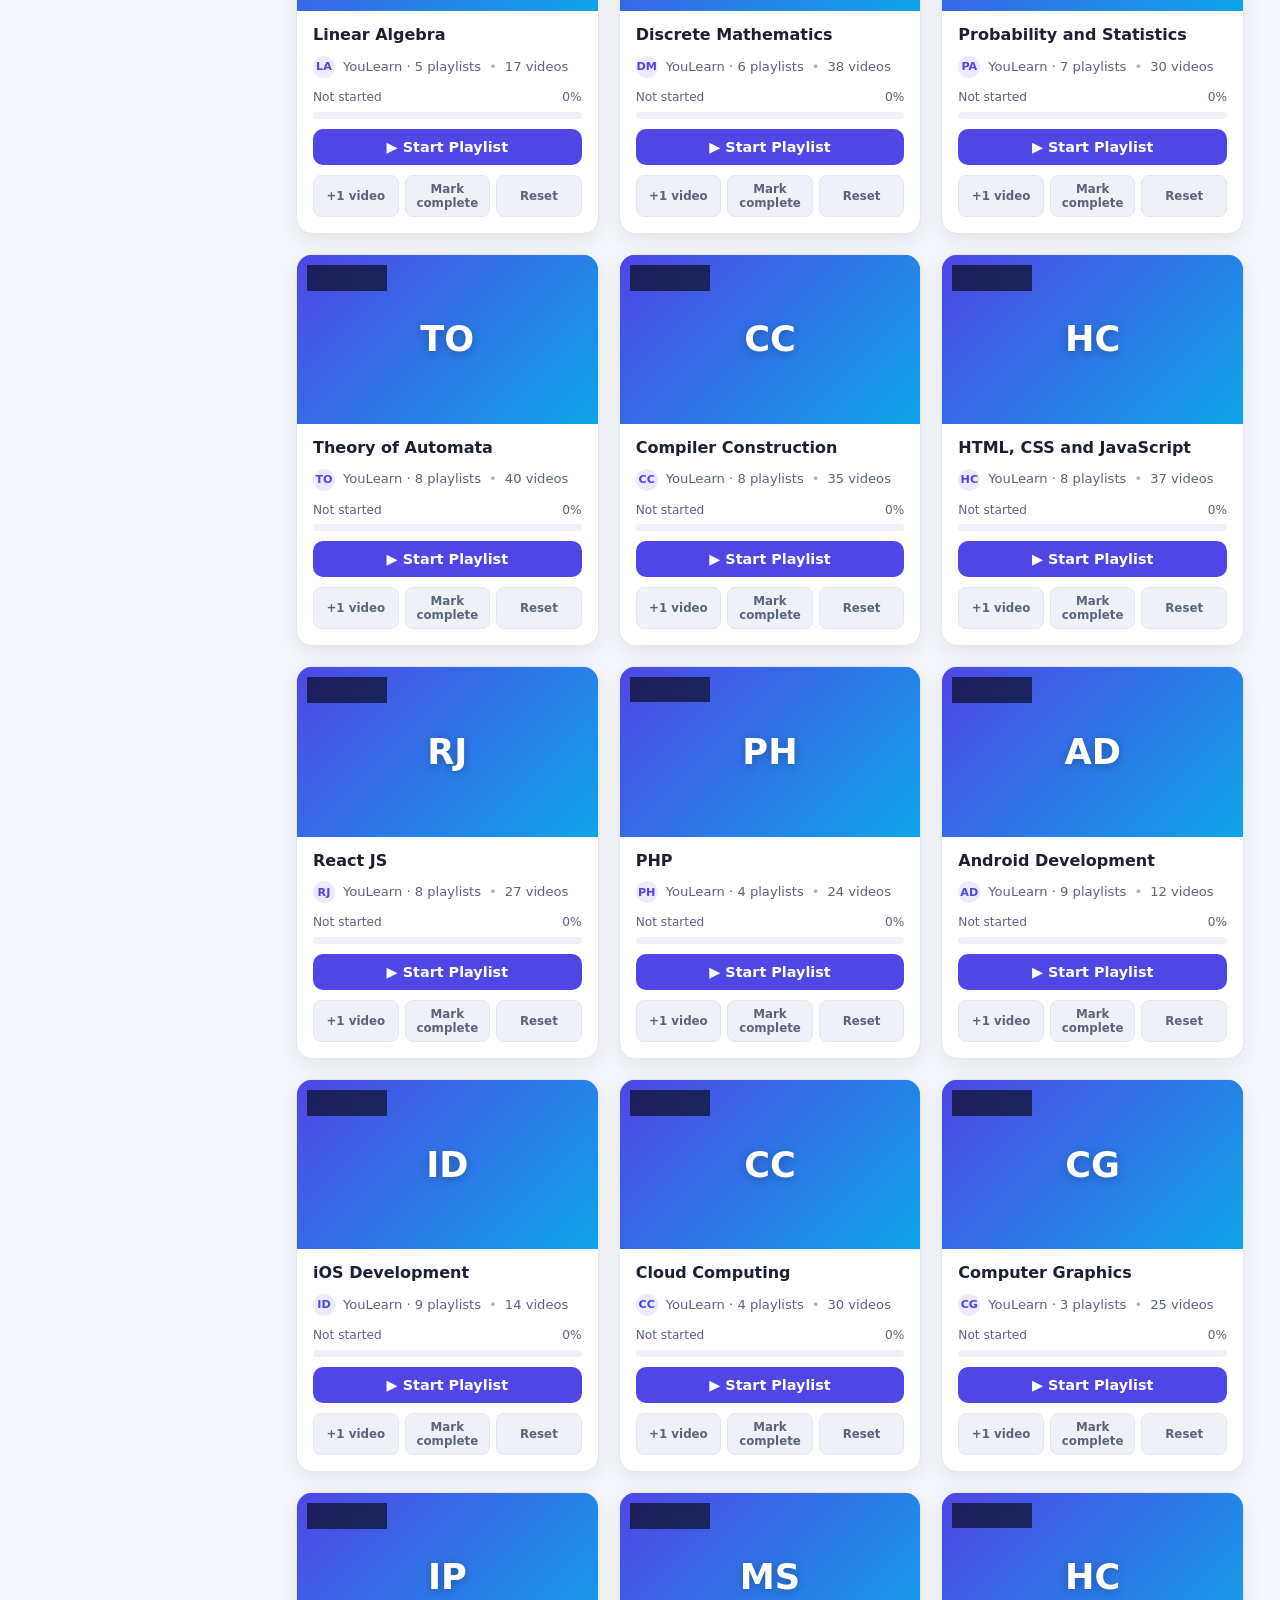
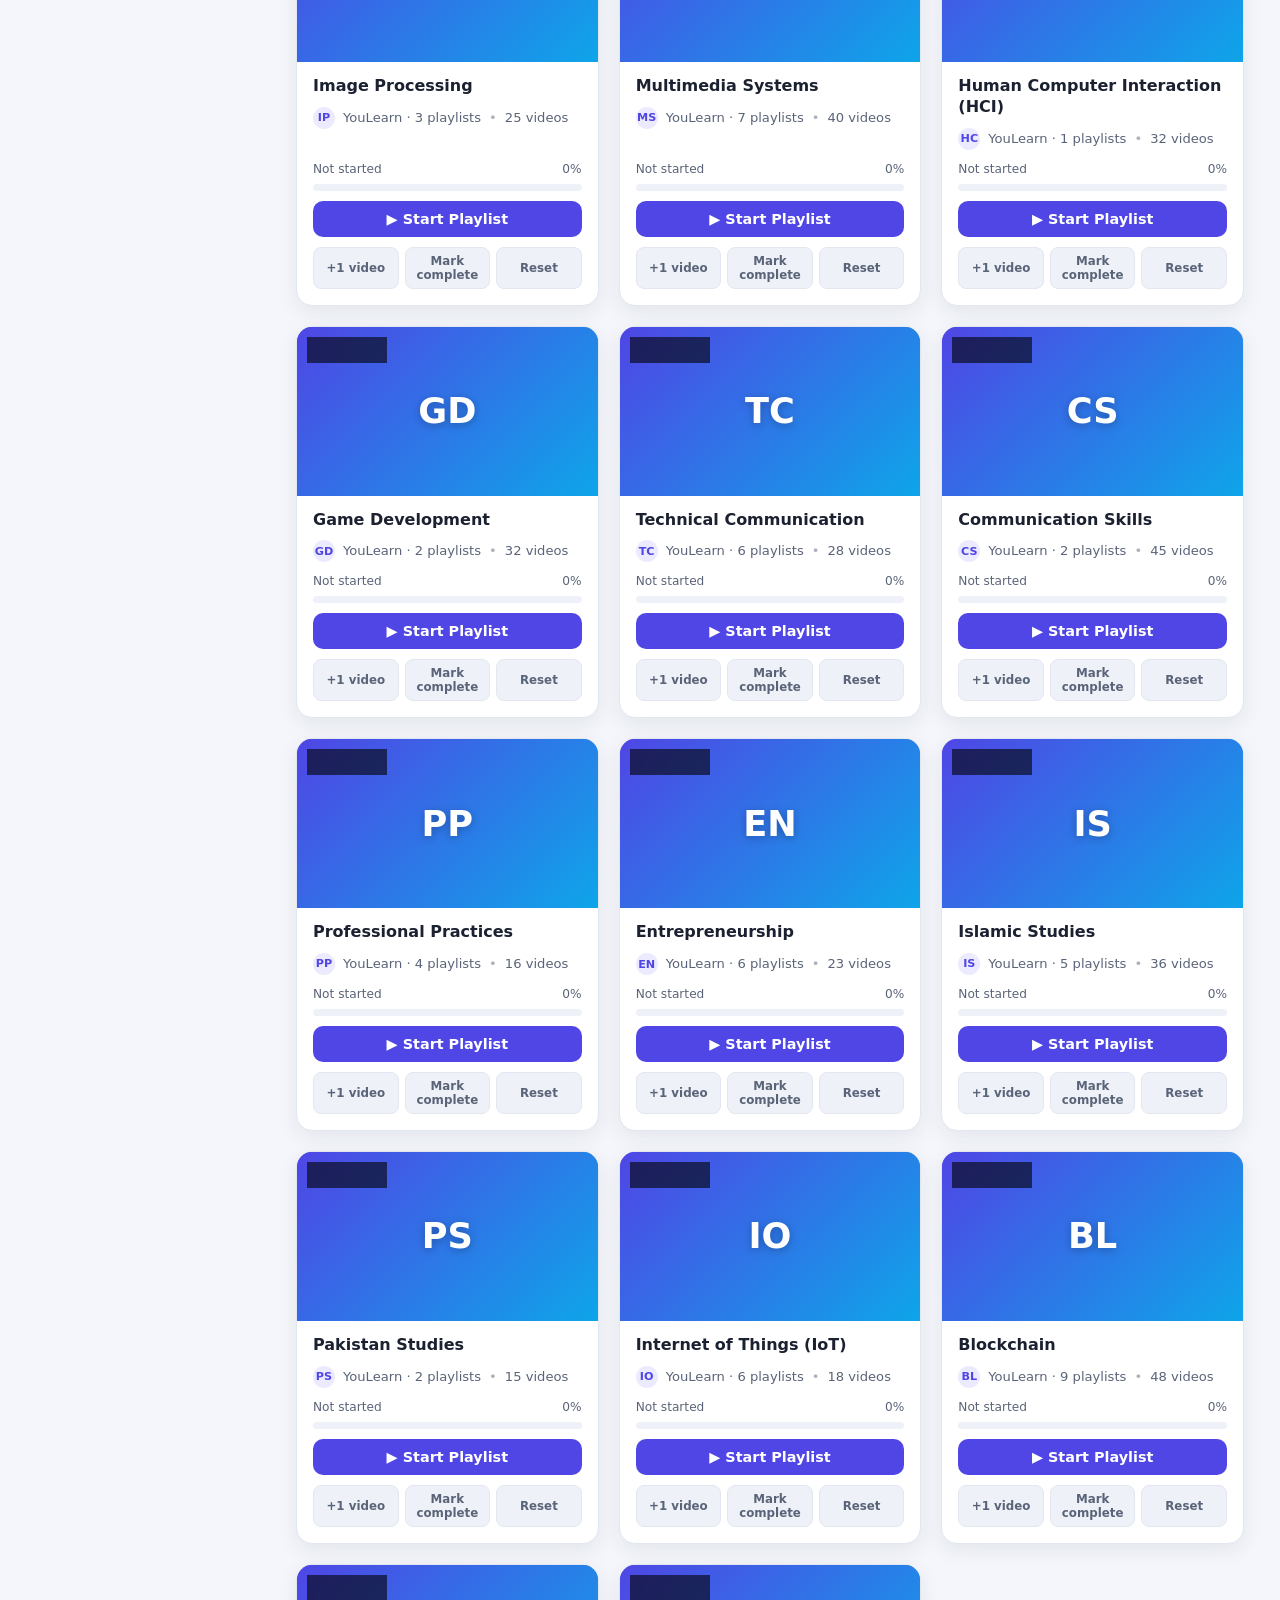
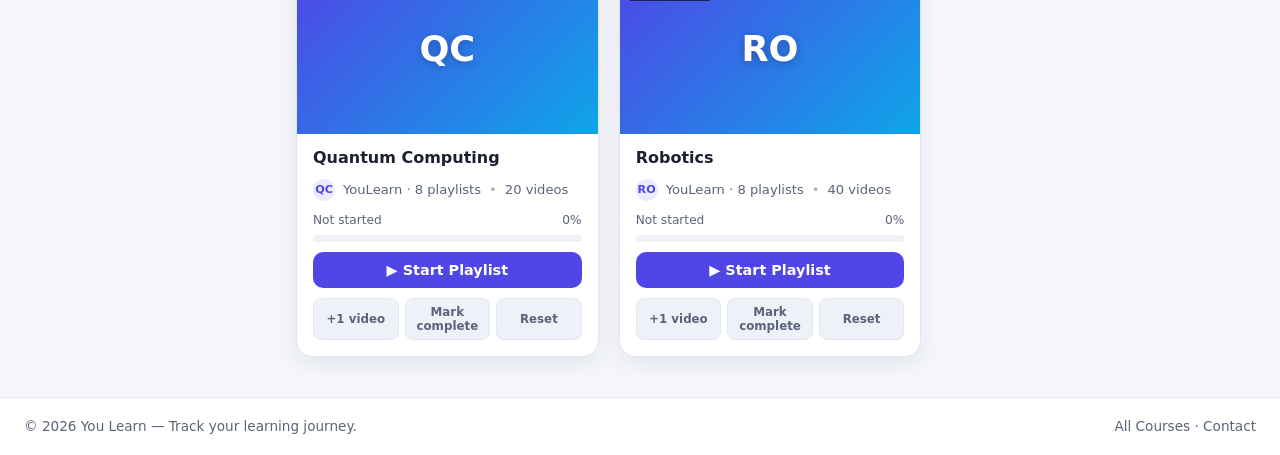
<file: course.html>
<!DOCTYPE html>
<html lang="en">
<head>
    <meta charset="UTF-8">
    <meta name="viewport" content="width=device-width, initial-scale=1.0">
    <title>You Learn � Course</title>
    <link rel="stylesheet" href="style.css">
    <script src="script.js" defer></script>
</head>
<body>
    <a href="index.html">All Courses</a>
    <a href="development.html">Programming & Software Development</a>
    <a href="ai.html">Artificial Intelligence & Data Science</a>
    <a href="csa.html">Computer Systems & Architecture</a>
    <a href="dbms.html">Database & Data Management</a>
    <a href="nc.html">Networking & Cybersecurity</a>
    <a href="wamt.html">Web & Mobile Technologies</a>
    <a href="et.html">Emerging Technologies</a>
    <a href="mt.html">Mathematics & Theory</a>
    <a href="contact.html">Contact</a>

    
<!-- 1. Programming & Software Development -->
<div>
    <h2>Programming Fundamentals</h2>
    <img src="" alt="Programming Fundamentals">
    <a href="https://www.youtube.com/playlist?list=YOUR_PLAYLIST_ID" target="_blank">
        <button>Watch Complete Playlist</button>
    
    </a>
</div>

<div>
    <h2>Object-Oriented Programming (OOP)</h2>
    <img src="" alt="OOP">
    <a href="https://www.youtube.com/playlist?list=YOUR_PLAYLIST_ID" target="_blank">
        <button>Watch Complete Playlist</button>
    </a>
</div>

<div>
    <h2>Data Structures</h2>
    <img src="" alt="Data Structures">
    <a href="https://www.youtube.com/playlist?list=YOUR_PLAYLIST_ID" target="_blank">
        <button>Watch Complete Playlist</button>
    </a>
</div>

<div>
    <h2>Design and Analysis of Algorithms</h2>
    <img src="" alt="Algorithms">
    <a href="https://www.youtube.com/playlist?list=YOUR_PLAYLIST_ID" target="_blank">
        <button>Watch Complete Playlist</button>
    </a>
</div>

<div>
    <h2>Software Engineering</h2>
    <img src="" alt="Software Engineering">
    <a href="https://www.youtube.com/playlist?list=YOUR_PLAYLIST_ID" target="_blank">
        <button>Watch Complete Playlist</button>
    </a>
</div>

<div>
    <h2>Web Development</h2>
    <img src="" alt="Web Development">
    <a href="https://www.youtube.com/playlist?list=YOUR_PLAYLIST_ID" target="_blank">
        <button>Watch Complete Playlist</button>
    </a>
</div>

<div>
    <h2>Mobile Application Development</h2>
    <img src="" alt="Mobile Application Development">
    <a href="https://www.youtube.com/playlist?list=YOUR_PLAYLIST_ID" target="_blank">
        <button>Watch Complete Playlist</button>
    </a>
</div>


<!-- 2. Computer Systems & Architecture -->
<div>
    <h2>Computer Architecture</h2>
    <img src="" alt="Computer Architecture">
    <a href="https://www.youtube.com/playlist?list=YOUR_PLAYLIST_ID" target="_blank">
        <button>Watch Complete Playlist</button>
    </a>
</div>

<div>
    <h2>Computer Organization</h2>
    <img src="" alt="Computer Organization">
    <a href="https://www.youtube.com/playlist?list=YOUR_PLAYLIST_ID" target="_blank">
        <button>Watch Complete Playlist</button>
    </a>
</div>

<div>
    <h2>Operating Systems</h2>
    <img src="" alt="Operating Systems">
    <a href="https://www.youtube.com/playlist?list=YOUR_PLAYLIST_ID" target="_blank">
        <button>Watch Complete Playlist</button>
    </a>
</div>

<div>
    <h2>Assembly Language</h2>
    <img src="" alt="Assembly Language">
    <a href="https://www.youtube.com/playlist?list=YOUR_PLAYLIST_ID" target="_blank">
        <button>Watch Complete Playlist</button>
    </a>
</div>

<div>
    <h2>Embedded Systems</h2>
    <img src="" alt="Embedded Systems">
    <a href="https://www.youtube.com/playlist?list=YOUR_PLAYLIST_ID" target="_blank">
        <button>Watch Complete Playlist</button>
    </a>
</div>


<!-- 3. Database & Data Management -->
<div>
    <h2>Database Systems</h2>
    <img src="" alt="Database Systems">
    <a href="https://www.youtube.com/playlist?list=YOUR_PLAYLIST_ID" target="_blank">
        <button>Watch Complete Playlist</button>
    </a>
</div>

<div>
    <h2>Database Management Systems (DBMS)</h2>
    <img src="" alt="DBMS">
    <a href="https://www.youtube.com/playlist?list=YOUR_PLAYLIST_ID" target="_blank">
        <button>Watch Complete Playlist</button>
    </a>
</div>

<div>
    <h2>Data Warehousing</h2>
    <img src="" alt="Data Warehousing">
    <a href="https://www.youtube.com/playlist?list=YOUR_PLAYLIST_ID" target="_blank">
        <button>Watch Complete Playlist</button>
    </a>
</div>

<div>
    <h2>Big Data</h2>
    <img src="" alt="Big Data">
    <a href="https://www.youtube.com/playlist?list=YOUR_PLAYLIST_ID" target="_blank">
        <button>Watch Complete Playlist</button>
    </a>
</div>

<div>
    <h2>Distributed Databases</h2>
    <img src="" alt="Distributed Databases">
    <a href="https://www.youtube.com/playlist?list=YOUR_PLAYLIST_ID" target="_blank">
        <button>Watch Complete Playlist</button>
    </a>
</div>


<!-- 4. Artificial Intelligence & Data Science -->
<div>
    <h2>Artificial Intelligence (AI)</h2>
    <img src="" alt="Artificial Intelligence">
    <a href="https://www.youtube.com/playlist?list=YOUR_PLAYLIST_ID" target="_blank">
        <button>Watch Complete Playlist</button>
    </a>
</div>

<div>
    <h2>Machine Learning</h2>
    <img src="" alt="Machine Learning">
    <a href="https://www.youtube.com/playlist?list=YOUR_PLAYLIST_ID" target="_blank">
        <button>Watch Complete Playlist</button>
    </a>
</div>

<div>
    <h2>Deep Learning</h2>
    <img src="" alt="Deep Learning">
    <a href="https://www.youtube.com/playlist?list=YOUR_PLAYLIST_ID" target="_blank">
        <button>Watch Complete Playlist</button>
    </a>
</div>

<div>
    <h2>Data Mining</h2>
    <img src="" alt="Data Mining">
    <a href="https://www.youtube.com/playlist?list=YOUR_PLAYLIST_ID" target="_blank">
        <button>Watch Complete Playlist</button>
    </a>
</div>

<div>
    <h2>Data Science</h2>
    <img src="" alt="Data Science">
    <a href="https://www.youtube.com/playlist?list=YOUR_PLAYLIST_ID" target="_blank">
        <button>Watch Complete Playlist</button>
    </a>
</div>

<div>
    <h2>Natural Language Processing (NLP)</h2>
    <img src="" alt="NLP">
    <a href="https://www.youtube.com/playlist?list=YOUR_PLAYLIST_ID" target="_blank">
        <button>Watch Complete Playlist</button>
    </a>
</div>


<!-- 5. Networking & Cybersecurity -->
<div>
    <h2>Computer Networks</h2>
    <img src="" alt="Computer Networks">
    <a href="https://www.youtube.com/playlist?list=YOUR_PLAYLIST_ID" target="_blank">
        <button>Watch Complete Playlist</button>
    </a>
</div>

<div>
    <h2>Data Communication</h2>
    <img src="" alt="Data Communication">
    <a href="https://www.youtube.com/playlist?list=YOUR_PLAYLIST_ID" target="_blank">
        <button>Watch Complete Playlist</button>
    </a>
</div>

<div>
    <h2>Network Security</h2>
    <img src="" alt="Network Security">
    <a href="https://www.youtube.com/playlist?list=YOUR_PLAYLIST_ID" target="_blank">
        <button>Watch Complete Playlist</button>
    </a>
</div>

<div>
    <h2>Cybersecurity</h2>
    <img src="" alt="Cybersecurity">
    <a href="https://www.youtube.com/playlist?list=YOUR_PLAYLIST_ID" target="_blank">
        <button>Watch Complete Playlist</button>
    </a>
</div>

<div>
    <h2>Cryptography</h2>
    <img src="" alt="Cryptography">
    <a href="https://www.youtube.com/playlist?list=YOUR_PLAYLIST_ID" target="_blank">
        <button>Watch Complete Playlist</button>
    </a>
</div>

<div>
    <h2>Ethical Hacking</h2>
    <img src="" alt="Ethical Hacking">
    <a href="https://www.youtube.com/playlist?list=YOUR_PLAYLIST_ID" target="_blank">
        <button>Watch Complete Playlist</button>
    </a>
</div>


<!-- 6. Mathematics & Theory -->
<div>
    <h2>Calculus</h2>
    <img src="" alt="Calculus">
    <a href="https://www.youtube.com/playlist?list=YOUR_PLAYLIST_ID" target="_blank">
        <button>Watch Complete Playlist</button>
    </a>
</div>

<div>
    <h2>Linear Algebra</h2>
    <img src="" alt="Linear Algebra">
    <a href="https://www.youtube.com/playlist?list=YOUR_PLAYLIST_ID" target="_blank">
        <button>Watch Complete Playlist</button>
    </a>
</div>

<div>
    <h2>Discrete Mathematics</h2>
    <img src="" alt="Discrete Mathematics">
    <a href="https://www.youtube.com/playlist?list=YOUR_PLAYLIST_ID" target="_blank">
        <button>Watch Complete Playlist</button>
    </a>
</div>

<div>
    <h2>Probability and Statistics</h2>
    <img src="" alt="Probability and Statistics">
    <a href="https://www.youtube.com/playlist?list=YOUR_PLAYLIST_ID" target="_blank">
        <button>Watch Complete Playlist</button>
    </a>
</div>

<div>
    <h2>Theory of Automata</h2>
    <img src="" alt="Theory of Automata">
    <a href="https://www.youtube.com/playlist?list=YOUR_PLAYLIST_ID" target="_blank">
        <button>Watch Complete Playlist</button>
    </a>
</div>

<div>
    <h2>Compiler Construction</h2>
    <img src="" alt="Compiler Construction">
    <a href="https://www.youtube.com/playlist?list=YOUR_PLAYLIST_ID" target="_blank">
        <button>Watch Complete Playlist</button>
    </a>
</div>


<!-- 7. Web & Mobile Technologies -->
<div>
    <h2>HTML, CSS and JavaScript</h2>
    <img src="" alt="HTML CSS JavaScript">
    <a href="https://www.youtube.com/playlist?list=YOUR_PLAYLIST_ID" target="_blank">
        <button>Watch Complete Playlist</button>
    </a>
</div>

<div>
    <h2>React JS</h2>
    <img src="" alt="React JS">
    <a href="https://www.youtube.com/playlist?list=YOUR_PLAYLIST_ID" target="_blank">
        <button>Watch Complete Playlist</button>
    </a>
</div>

<div>
    <h2>PHP</h2>
    <img src="" alt="PHP">
    <a href="https://www.youtube.com/playlist?list=YOUR_PLAYLIST_ID" target="_blank">
        <button>Watch Complete Playlist</button>
    </a>
</div>

<div>
    <h2>Android Development</h2>
    <img src="" alt="Android Development">
    <a href="https://www.youtube.com/playlist?list=YOUR_PLAYLIST_ID" target="_blank">
        <button>Watch Complete Playlist</button>
    </a>
</div>

<div>
    <h2>iOS Development</h2>
    <img src="" alt="iOS Development">
    <a href="https://www.youtube.com/playlist?list=YOUR_PLAYLIST_ID" target="_blank">
        <button>Watch Complete Playlist</button>
    </a>
</div>

<div>
    <h2>Cloud Computing</h2>
    <img src="" alt="Cloud Computing">
    <a href="https://www.youtube.com/playlist?list=YOUR_PLAYLIST_ID" target="_blank">
        <button>Watch Complete Playlist</button>
    </a>
</div>


<!-- 8. Graphics & Multimedia -->
<div>
    <h2>Computer Graphics</h2>
    <img src="" alt="Computer Graphics">
    <a href="https://www.youtube.com/playlist?list=YOUR_PLAYLIST_ID" target="_blank">
        <button>Watch Complete Playlist</button>
    </a>
</div>

<div>
    <h2>Image Processing</h2>
    <img src="" alt="Image Processing">
    <a href="https://www.youtube.com/playlist?list=YOUR_PLAYLIST_ID" target="_blank">
        <button>Watch Complete Playlist</button>
    </a>
</div>

<div>
    <h2>Multimedia Systems</h2>
    <img src="" alt="Multimedia Systems">
    <a href="https://www.youtube.com/playlist?list=YOUR_PLAYLIST_ID" target="_blank">
        <button>Watch Complete Playlist</button>
    </a>
</div>

<div>
    <h2>Human Computer Interaction (HCI)</h2>
    <img src="" alt="HCI">
    <a href="https://www.youtube.com/playlist?list=YOUR_PLAYLIST_ID" target="_blank">
        <button>Watch Complete Playlist</button>
    </a>
</div>

<div>
    <h2>Game Development</h2>
    <img src="" alt="Game Development">
    <a href="https://www.youtube.com/playlist?list=YOUR_PLAYLIST_ID" target="_blank">
        <button>Watch Complete Playlist</button>
    </a>
</div>


<!-- 9. Professional & General Education -->
<div>
    <h2>Technical Communication</h2>
    <img src="" alt="Technical Communication">
    <a href="https://www.youtube.com/playlist?list=YOUR_PLAYLIST_ID" target="_blank">
        <button>Watch Complete Playlist</button>
    </a>
</div>

<div>
    <h2>Communication Skills</h2>
    <img src="" alt="Communication Skills">
    <a href="https://www.youtube.com/playlist?list=YOUR_PLAYLIST_ID" target="_blank">
        <button>Watch Complete Playlist</button>
    </a>
</div>

<div>
    <h2>Professional Practices</h2>
    <img src="" alt="Professional Practices">
    <a href="https://www.youtube.com/playlist?list=YOUR_PLAYLIST_ID" target="_blank">
        <button>Watch Complete Playlist</button>
    </a>
</div>

<div>
    <h2>Entrepreneurship</h2>
    <img src="" alt="Entrepreneurship">
    <a href="https://www.youtube.com/playlist?list=YOUR_PLAYLIST_ID" target="_blank">
        <button>Watch Complete Playlist</button>
    </a>
</div>

<div>
    <h2>Islamic Studies</h2>
    <img src="" alt="Islamic Studies">
    <a href="https://www.youtube.com/playlist?list=YOUR_PLAYLIST_ID" target="_blank">
        <button>Watch Complete Playlist</button>
    </a>
</div>

<div>
    <h2>Pakistan Studies</h2>
    <img src="" alt="Pakistan Studies">
    <a href="https://www.youtube.com/playlist?list=YOUR_PLAYLIST_ID" target="_blank">
        <button>Watch Complete Playlist</button>
    </a>
</div>


<!-- 10. Emerging Technologies -->
<div>
    <h2>Internet of Things (IoT)</h2>
    <img src="" alt="IoT">
    <a href="https://www.youtube.com/playlist?list=YOUR_PLAYLIST_ID" target="_blank">
        <button>Watch Complete Playlist</button>
    </a>
</div>

<div>
    <h2>Blockchain</h2>
    <img src="" alt="Blockchain">
    <a href="https://www.youtube.com/playlist?list=YOUR_PLAYLIST_ID" target="_blank">
        <button>Watch Complete Playlist</button>
    </a>
</div>

<div>
    <h2>Quantum Computing</h2>
    <img src="" alt="Quantum Computing">
    <a href="https://www.youtube.com/playlist?list=YOUR_PLAYLIST_ID" target="_blank">
        <button>Watch Complete Playlist</button>
    </a>
</div>

<div>
    <h2>Robotics</h2>
    <img src="" alt="Robotics">
    <a href="https://www.youtube.com/playlist?list=YOUR_PLAYLIST_ID" target="_blank">
        <button>Watch Complete Playlist</button>
    </a>
</div>


</body>

</html>
</file>
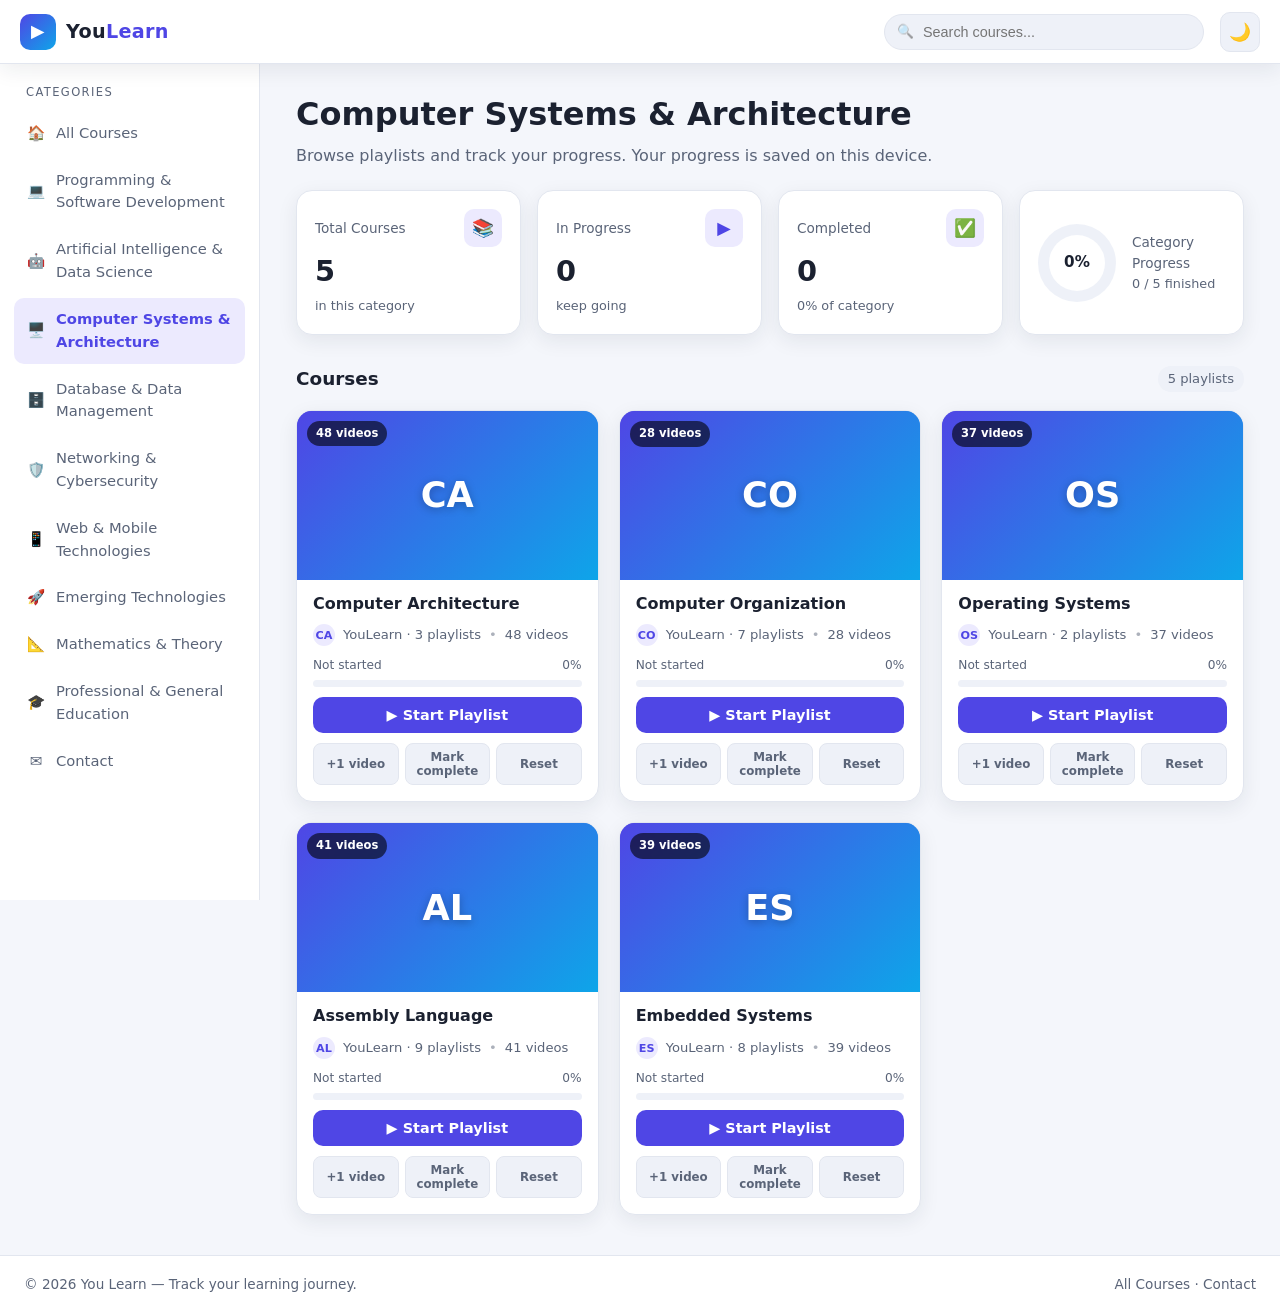
<file: csa.html>
<!DOCTYPE html>
<html lang="en">
<head>
    <meta charset="UTF-8">
    <meta name="viewport" content="width=device-width, initial-scale=1.0">
    <title>You Learn � Computer Systems & Architecture</title>
    <link rel="stylesheet" href="style.css">
    <script src="script.js" defer></script>
</head>
<body>
      <a href="index.html">All Courses</a>
    <a href="development.html">Programming & Software Development</a>
    <a href="ai.html">Artificial Intelligence & Data Science</a>
    <a href="csa.html">Computer Systems & Architecture</a>
    <a href="dbms.html">Database & Data Management</a>
    <a href="nc.html">Networking & Cybersecurity</a>
    <a href="wamt.html">Web & Mobile Technologies</a>
    <a href="et.html">Emerging Technologies</a>
    <a href="mt.html">Mathematics & Theory</a>
     <a href="pge.html">Professional & General Education</a>
    <a href="contact.html">Contact</a>
    
<!-- 2. Computer Systems & Architecture -->
<div>
    <h2>Computer Architecture</h2>
    <img src="" alt="Computer Architecture">
    <a href="https://www.youtube.com/playlist?list=YOUR_PLAYLIST_ID" target="_blank">
        <button>Watch Complete Playlist</button>
    </a>
</div>

<div>
    <h2>Computer Organization</h2>
    <img src="" alt="Computer Organization">
    <a href="https://www.youtube.com/watch?v=L9X7XXfHYdU&list=PLxCzCOWd7aiHMonh3G6QNKq53C6oNXGrX" target="_blank">
        <button>Watch Complete Playlist</button>
    </a>
</div>

<div>
    <h2>Operating Systems</h2>
    <img src="" alt="Operating Systems">
    <a href="https://www.youtube.com/watch?v=bkSWJJZNgf8&list=PLxCzCOWd7aiGz9donHRrE9I3Mwn6XdP8p" target="_blank">
        <button>Watch Complete Playlist</button>
    </a>
</div>

<div>
    <h2>Assembly Language</h2>
    <img src="" alt="Assembly Language">
    <a href="https://www.youtube.com/watch?v=7xiPJVPzcGM&list=PLduM7bkxBdOczQDpzp3R9ieJRpjtZrcxj" target="_blank">
        <button>Watch Complete Playlist</button>
    </a>
</div>

<div>
    <h2>Embedded Systems</h2>
    <img src="" alt="Embedded Systems">
    <a href="https://www.youtube.com/watch?v=PDYuYGHT668&list=PLYwpaL_SFmcBpuYagx0JiSaM-Bi4dm0hG" target="_blank">
        <button>Watch Complete Playlist</button>
    </a>
</div>


</body>
</html>
</file>
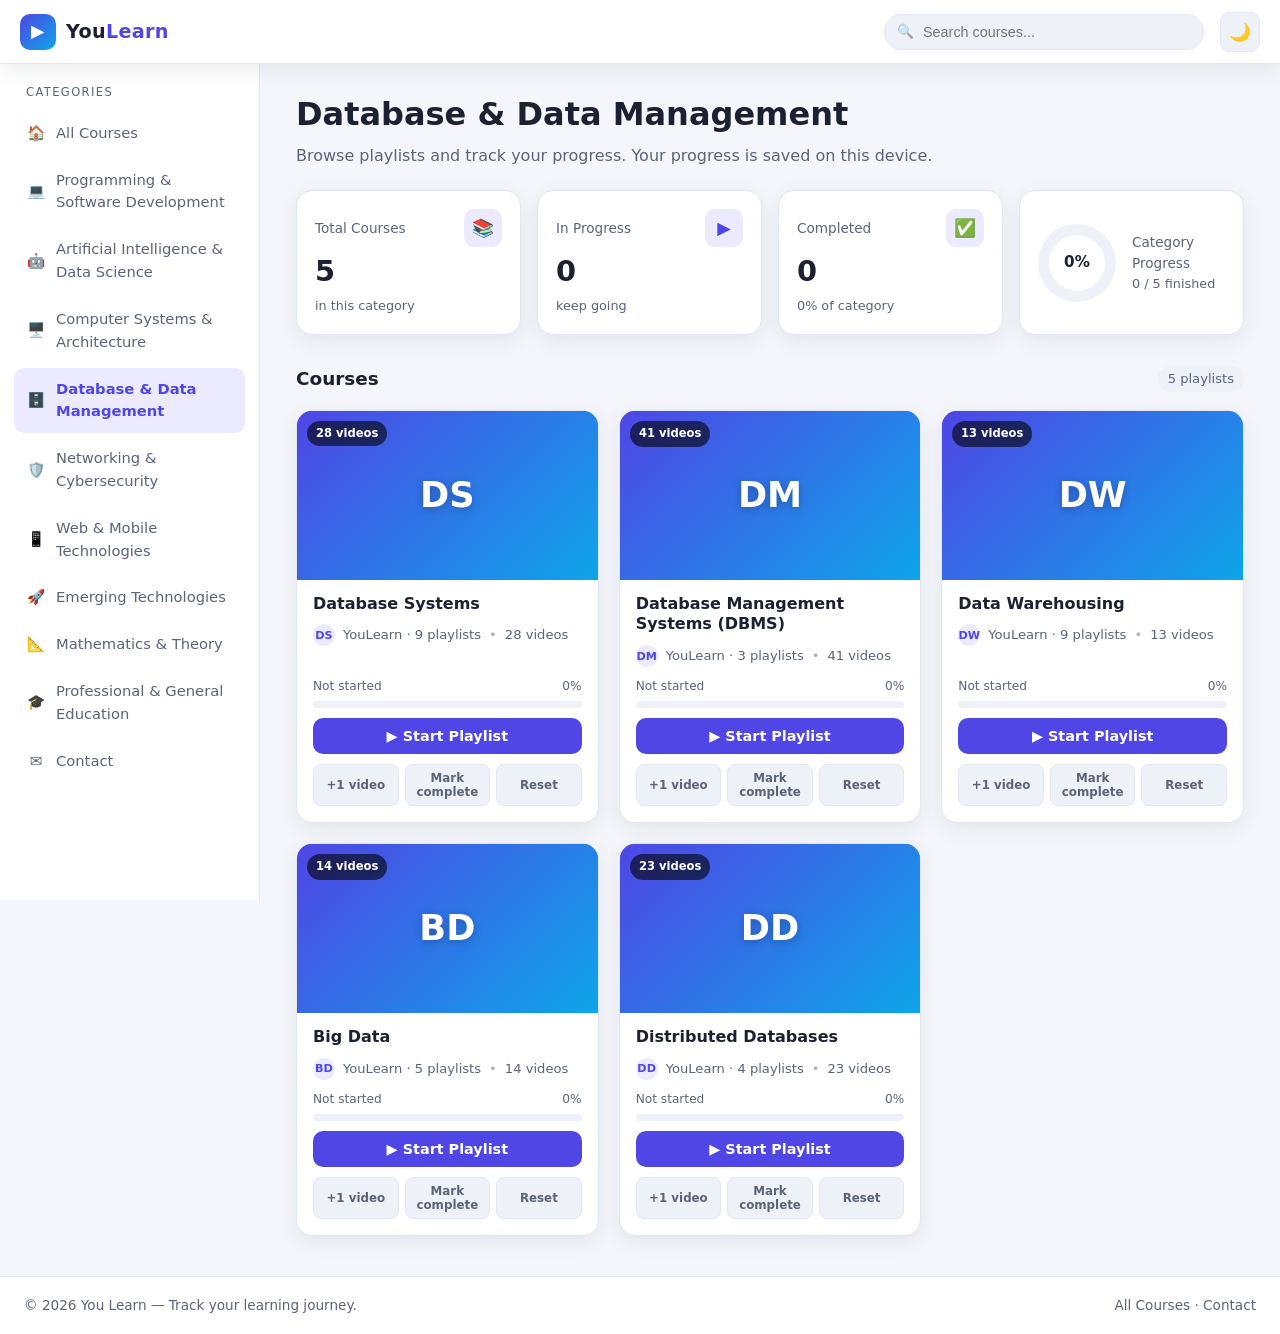
<file: dbms.html>
<!DOCTYPE html>
<html lang="en">
<head>
    <meta charset="UTF-8">
    <meta name="viewport" content="width=device-width, initial-scale=1.0">
    <title>You Learn � Database & Data Management</title>
    <link rel="stylesheet" href="style.css">
    <script src="script.js" defer></script>
</head>
<body>
      <a href="index.html">All Courses</a>
    <a href="development.html">Programming & Software Development</a>
    <a href="ai.html">Artificial Intelligence & Data Science</a>
    <a href="csa.html">Computer Systems & Architecture</a>
    <a href="dbms.html">Database & Data Management</a>
    <a href="nc.html">Networking & Cybersecurity</a>
    <a href="wamt.html">Web & Mobile Technologies</a>
    <a href="et.html">Emerging Technologies</a>
    <a href="mt.html">Mathematics & Theory</a>
     <a href="pge.html">Professional & General Education</a>
    <a href="contact.html">Contact</a>

<!-- 3. Database & Data Management -->
<div>
    <h2>Database Systems</h2>
    <img src="" alt="Database Systems">
    <a href="https://www.youtube.com/watch?v=6Iu45VZGQDk&list=PLBlnK6fEyqRi_CUQ-FXxgzKQ1dwr_ZJWZ" target="_blank">
        <button>Watch Complete Playlist</button>
    </a>
</div>

<div>
    <h2>Database Management Systems (DBMS)</h2>
    <img src="" alt="DBMS">
    <a href="https://www.youtube.com/watch?v=kBdlM6hNDAE&list=PLxCzCOWd7aiFAN6I8CuViBuCdJgiOkT2Y" target="_blank">
        <button>Watch Complete Playlist</button>
    </a>
</div>

<div>
    <h2>Data Warehousing</h2>
    <img src="" alt="Data Warehousing">
    <a href="https://www.youtube.com/watch?v=uFDUXQ3JFBs&list=PLxCzCOWd7aiHexyDzYgry0YZN29e7HdNB" target="_blank">
        <button>Watch Complete Playlist</button>
    </a>
</div>

<div>
    <h2>Big Data</h2>
    <img src="" alt="Big Data">
    <a href="https://www.youtube.com/watch?v=LOuAOZWJ9RA&list=PLxCzCOWd7aiHUUi6ZlansKbDw_cXut0El" target="_blank">
        <button>Watch Complete Playlist</button>
    </a>
</div>

<div>
    <h2>Distributed Databases</h2>
    <img src="" alt="Distributed Databases">
    <a href="https://www.youtube.com/watch?v=iG2i5g5Cph8" target="_blank">
        <button>Watch Complete Playlist</button>
    </a>
</div>


    
</body>
</html>
</file>
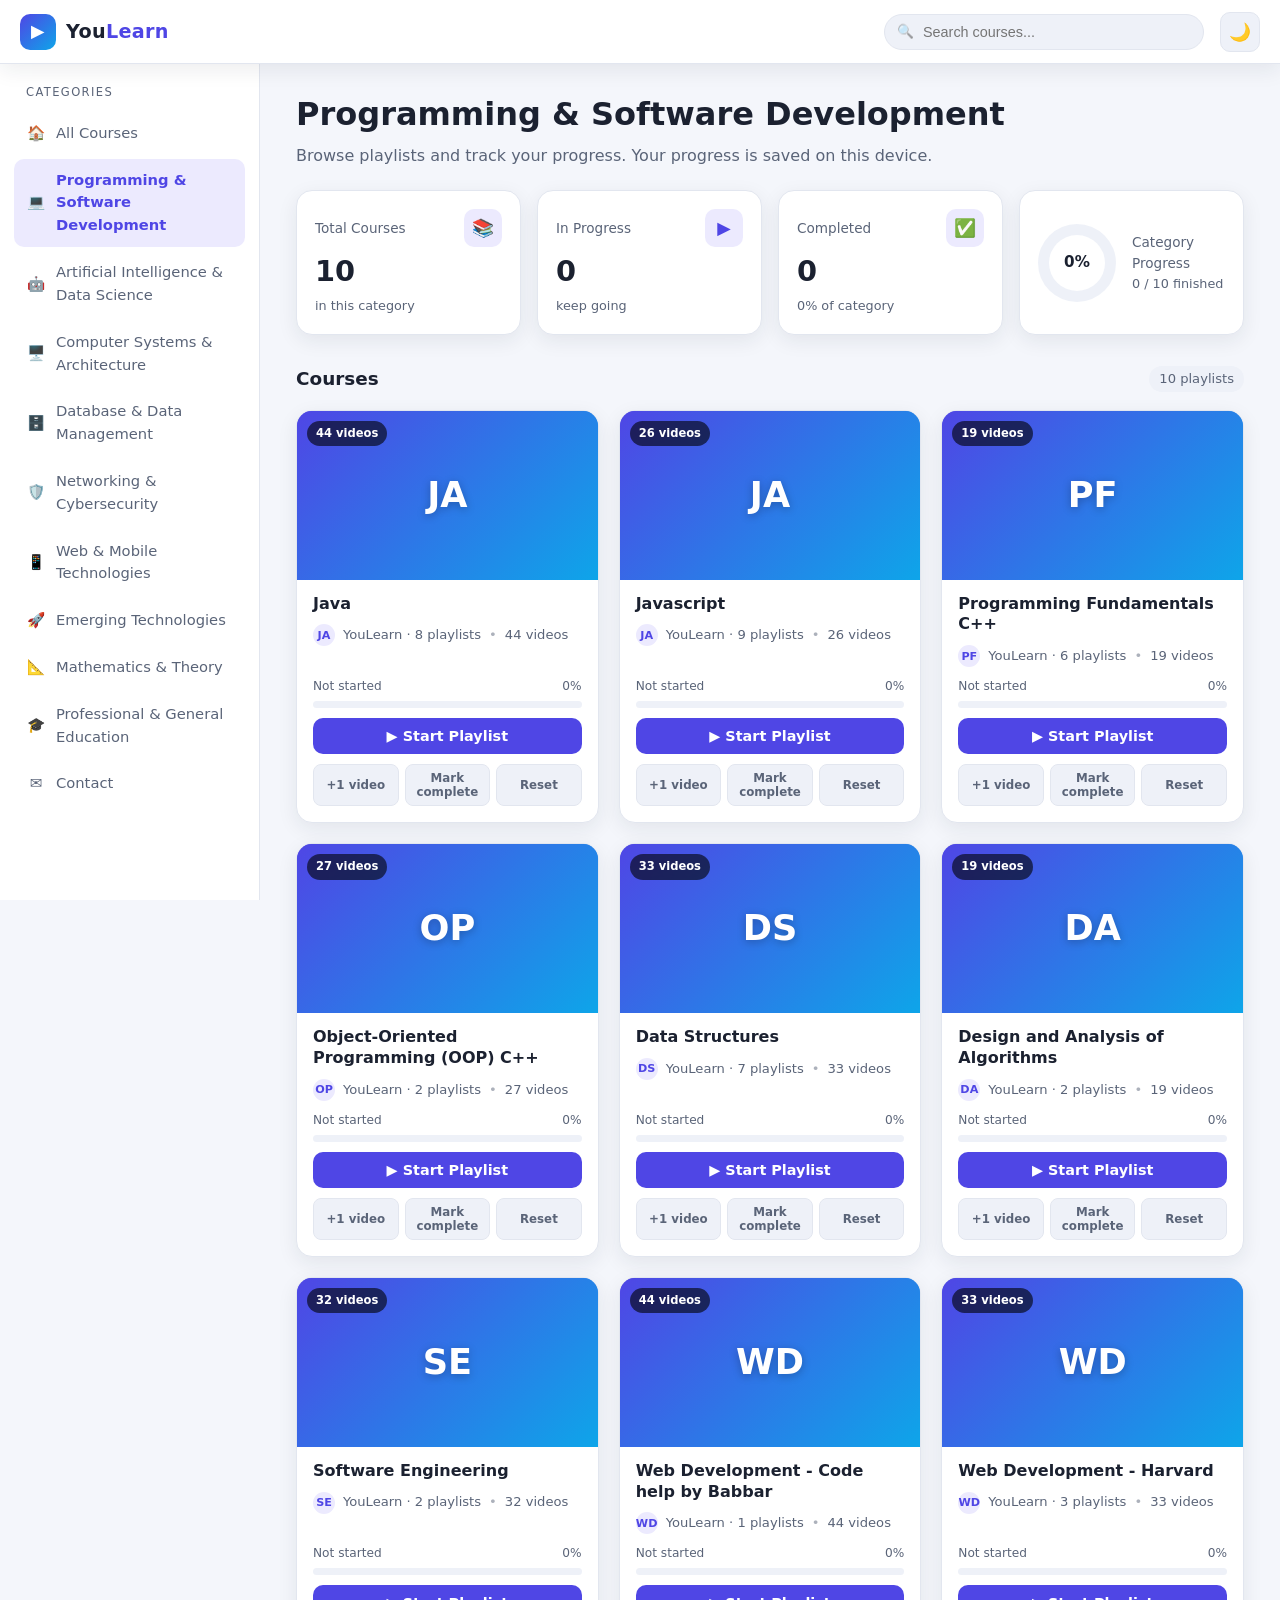
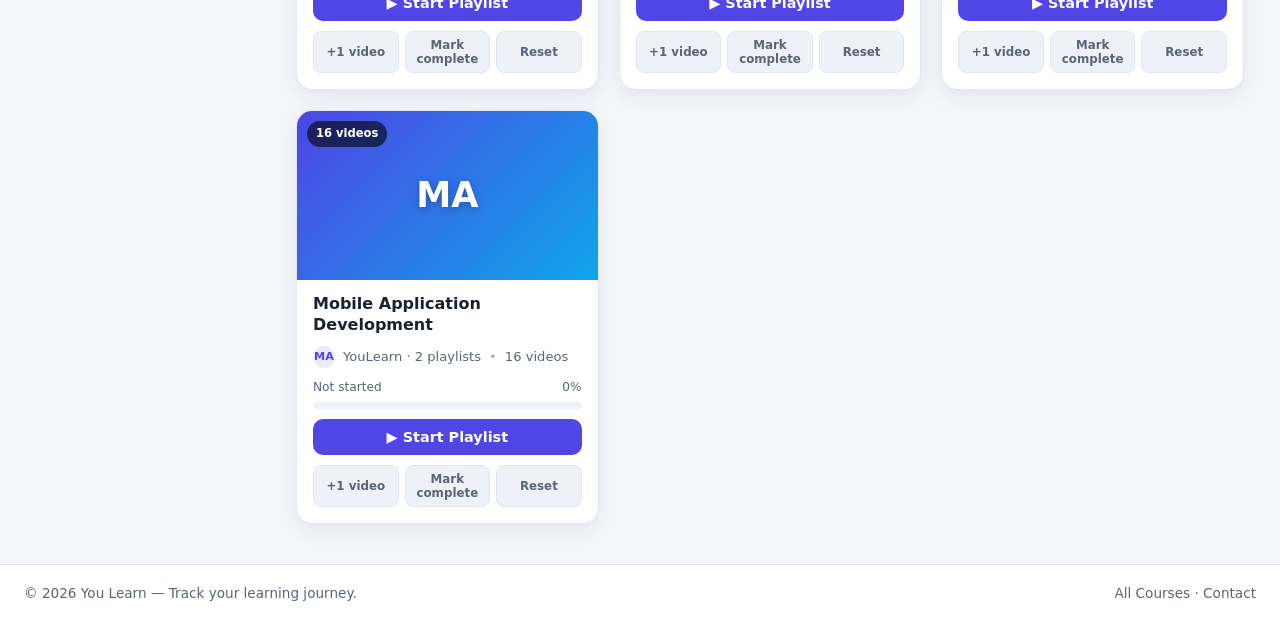
<file: development.html>
<!DOCTYPE html>
<html lang="en">
<head>
    <meta charset="UTF-8">
    <meta name="viewport" content="width=device-width, initial-scale=1.0">
    <title>You Learn � Programming & Software Development</title>
    <link rel="stylesheet" href="style.css">
    <script src="script.js" defer></script>
</head>
<body>
    <a href="index.html">All Courses</a>
    <a href="development.html">Programming & Software Development</a>
    <a href="ai.html">Artificial Intelligence & Data Science</a>
    <a href="csa.html">Computer Systems & Architecture</a>
    <a href="dbms.html">Database & Data Management</a>
    <a href="nc.html">Networking & Cybersecurity</a>
    <a href="wamt.html">Web & Mobile Technologies</a>
    <a href="et.html">Emerging Technologies</a>
    <a href="mt.html">Mathematics & Theory</a>
     <a href="pge.html">Professional & General Education</a>
    <a href="contact.html">Contact</a>
    
<!-- 1. Programming & Software Development -->
 <div>
    <h2>Java</h2>
    <img src="" alt="Programming Fundamentals ">
    <a href="https://www.youtube.com/watch?v=yRpLlJmRo2w&list=PLfqMhTWNBTe3LtFWcvwpqTkUSlB32kJop" target="_blank">
        <button>Watch Complete Playlist</button>
    </a>
</div>



 <div>
    <h2>Javascript</h2>
    <img src="" alt="Programming Fundamentals ">
    <a href="https://www.youtube.com/watch?v=ajdRvxDWH4w&list=PLGjplNEQ1it_oTvuLRNqXfz_v_0pq6unW" target="_blank">
        <button>Watch Complete Playlist</button>
    </a>
</div>

<div>
    <h2>Programming Fundamentals C++</h2>
    <img src="" alt="Programming Fundamentals ">
    <a href="https://www.youtube.com/watch?v=05LLyH15ZWU&list=PLxCzCOWd7aiF6yRNI5OHQsnUJQfl7Geqj" target="_blank">
        <button>Watch Complete Playlist</button>
    </a>
</div>

<div>
    <h2>Object-Oriented Programming (OOP) C++</h2>
    <img src="" alt="OOP">
    <a href="https://www.youtube.com/watch?v=HcgLqP-5vMo&list=PLduM7bkxBdOekXfkEqIBAivzG99V2LrAS" target="_blank">
        <button>Watch Complete Playlist</button>
    </a>
</div>

<div>
    <h2>Data Structures</h2>
    <img src="" alt="Data Structures">
    <a href="https://www.youtube.com/watch?v=qNGyI95E5AE&list=PLxCzCOWd7aiEwaANNt3OqJPVIxwp2ebiT" target="_blank">
        <button>Watch Complete Playlist</button>
    </a>
</div>

<div>
    <h2>Design and Analysis of Algorithms</h2>
    <img src="" alt="Algorithms">
    <a href="https://www.youtube.com/watch?v=u8JZ9gU5o4g&list=PLxCzCOWd7aiHcmS4i14bI0VrMbZTUvlTa" target="_blank">
        <button>Watch Complete Playlist</button>
    </a>
</div>

<div>
    <h2>Software Engineering</h2>
    <img src="" alt="Software Engineering">
    <a href="https://www.youtube.com/watch?v=uJpQlyT_CK4&list=PLxCzCOWd7aiEed7SKZBnC6ypFDWYLRvB2" target="_blank">
        <button>Watch Complete Playlist</button>
    </a>
</div>

<div>
    <h2>Web Development - Code help by Babbar</h2>
    <img src="" alt="Web Development">
    <a href="https://www.youtube.com/watch?v=Vi9bxu-M-ag&list=PLDzeHZWIZsTo0wSBcg4-NMIbC0L8evLrD" target="_blank">
        <button>Watch Complete Playlist</button>
    </a>
</div>

<div>
    <h2>Web Development - Harvard</h2>
    <img src="" alt="Web Development">
    <a href="https://www.youtube.com/watch?v=Nn7EX3zkGUo&list=PLhQjrBD2T380xvFSUmToMMzERZ3qB5Ueu" target="_blank">
        <button>Watch Complete Playlist</button>
    </a>
</div>


<div>
    <h2>Mobile Application Development</h2>
    <img src="" alt="Mobile Application Development">
    <a href="https://www.youtube.com/watch?v=HyU4vkZ2NB8&list=PLjVLYmrlmjGdDps6HAwOOVoAtBPAgIOXL" target="_blank">
        <button>Watch Complete Playlist</button>
    </a>
</div>

</body>
</html>
</file>
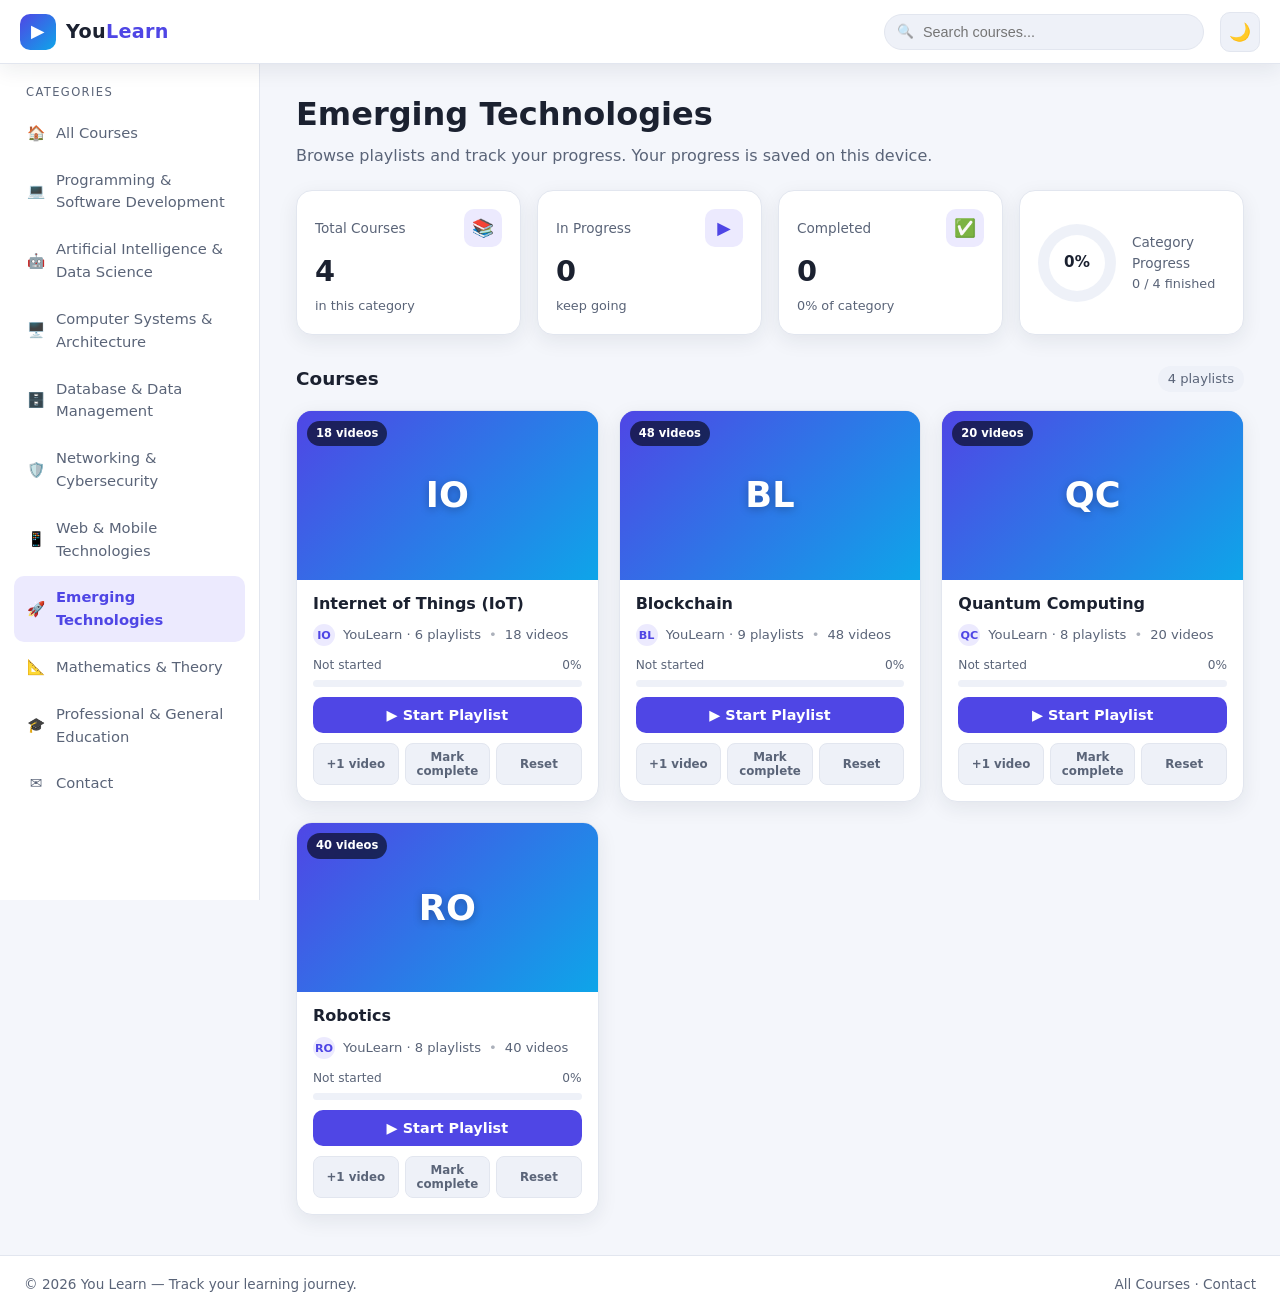
<file: et.html>
<!DOCTYPE html>
<html lang="en">
<head>
    <meta charset="UTF-8">
    <meta name="viewport" content="width=device-width, initial-scale=1.0">
    <title>You Learn � Emerging Technologies</title>
    <link rel="stylesheet" href="style.css">
    <script src="script.js" defer></script>
</head>
<body>
      <a href="index.html">All Courses</a>
    <a href="development.html">Programming & Software Development</a>
    <a href="ai.html">Artificial Intelligence & Data Science</a>
    <a href="csa.html">Computer Systems & Architecture</a>
    <a href="dbms.html">Database & Data Management</a>
    <a href="nc.html">Networking & Cybersecurity</a>
    <a href="wamt.html">Web & Mobile Technologies</a>
    <a href="et.html">Emerging Technologies</a>
    <a href="mt.html">Mathematics & Theory</a>
     <a href="pge.html">Professional & General Education</a>
    <a href="contact.html">Contact</a>
    
<!-- 10. Emerging Technologies -->
<div>
    <h2>Internet of Things (IoT)</h2>
    <img src="" alt="IoT">
    <a href="https://www.youtube.com/watch?v=NSUj_NMV5t0&list=PLuAADu3OvBt4SUxlYPu_xJogSmVfSLZF0" target="_blank">
        <button>Watch Complete Playlist</button>
    </a>
</div>

<div>
    <h2>Blockchain</h2>
    <img src="" alt="Blockchain">
    <a href="https://www.youtube.com/watch?v=mfSr-c9sAjI&list=PLYwpaL_SFmcDFRupamGc-9zc-vQqvkQnn" target="_blank">
        <button>Watch Complete Playlist</button>
    </a>
</div>

<div>
    <h2>Quantum Computing</h2>
    <img src="" alt="Quantum Computing">
    <a href="https://www.youtube.com/watch?v=tsbCSkvHhMo" target="_blank">
        <button>Watch Complete Playlist</button>
    </a>
</div>

<div>
    <h2>Robotics</h2>
    <img src="" alt="Robotics">
    <a href="https://www.youtube.com/watch?v=rYWJdZ5qg6M&list=PLbRMhDVUMngcdUbBySzyzcPiFTYWr4rV_" target="_blank">
        <button>Watch Complete Playlist</button>
    </a>
</div>

</body>
</html>
</file>
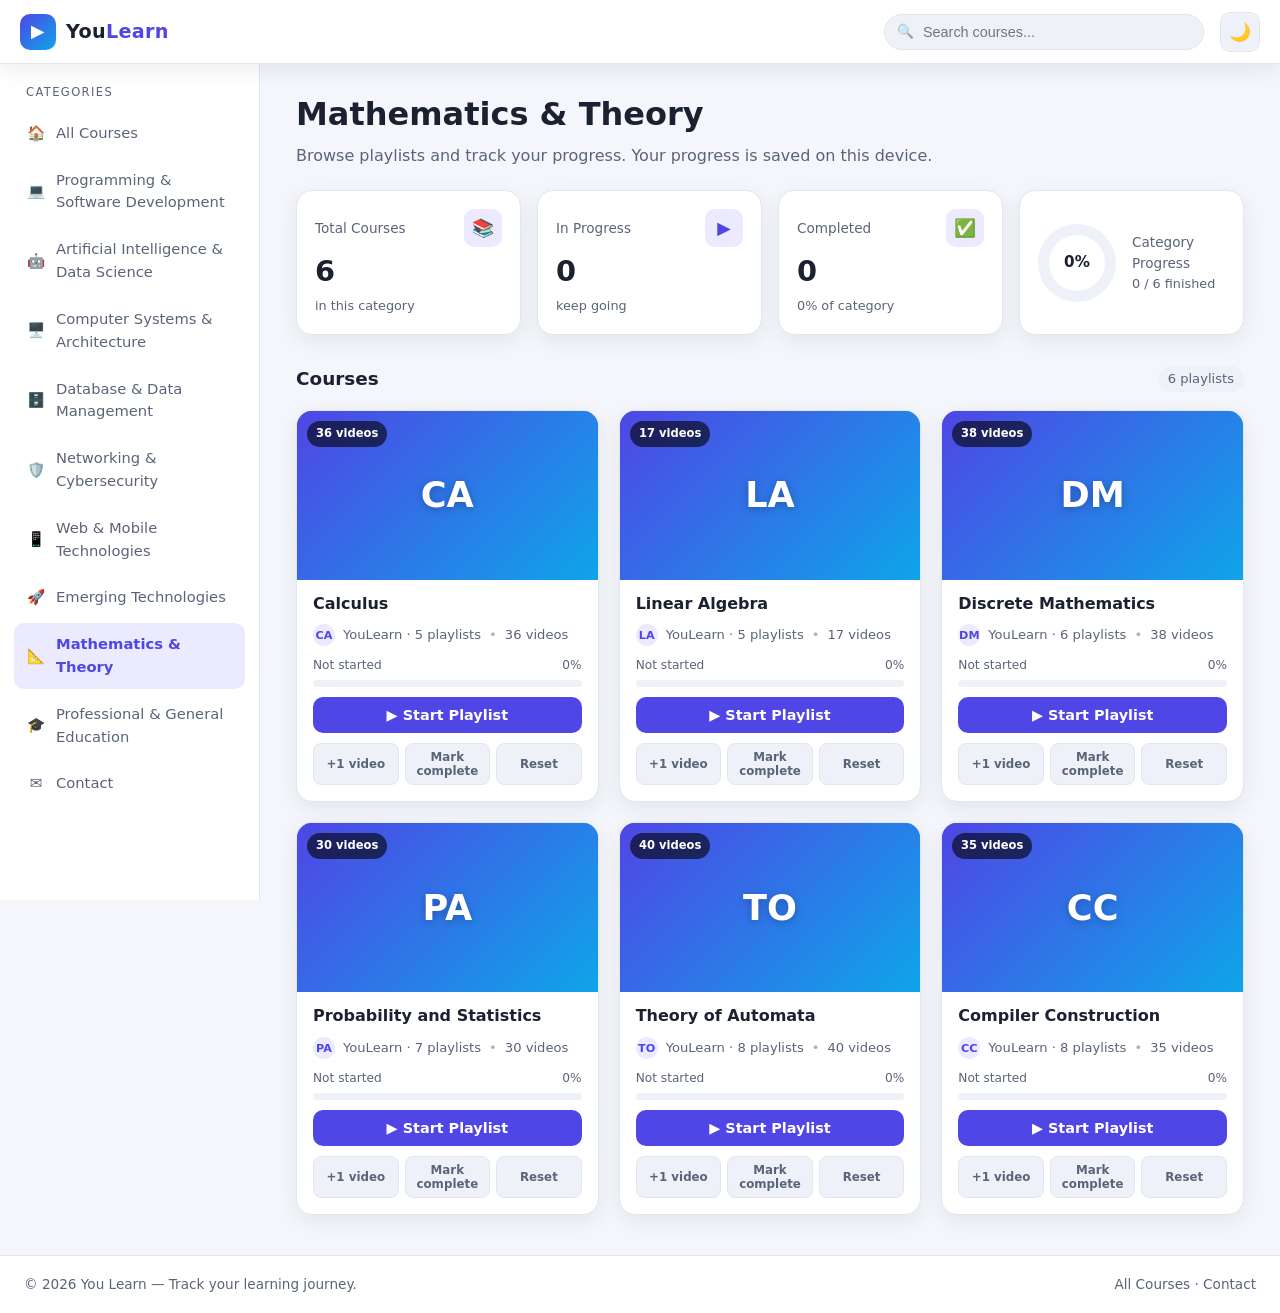
<file: mt.html>
<!DOCTYPE html>
<html lang="en">
<head>
    <meta charset="UTF-8">
    <meta name="viewport" content="width=device-width, initial-scale=1.0">
    <title>You Learn � Mathematics & Theory</title>
    <link rel="stylesheet" href="style.css">
    <script src="script.js" defer></script>
</head>
<body>
      <a href="index.html">All Courses</a>
    <a href="development.html">Programming & Software Development</a>
    <a href="ai.html">Artificial Intelligence & Data Science</a>
    <a href="csa.html">Computer Systems & Architecture</a>
    <a href="dbms.html">Database & Data Management</a>
    <a href="nc.html">Networking & Cybersecurity</a>
    <a href="wamt.html">Web & Mobile Technologies</a>
    <a href="et.html">Emerging Technologies</a>
    <a href="mt.html">Mathematics & Theory</a>
     <a href="pge.html">Professional & General Education</a>
    <a href="contact.html">Contact</a>
   
<!-- 6. Mathematics & Theory -->
<div>
    <h2>Calculus</h2>
    <img src="" alt="Calculus">
    <a href="https://www.youtube.com/watch?v=GiCojsAWRj0&list=PL0o_zxa4K1BWYThyV4T2Allw6zY0jEumv" target="_blank">
        <button>Watch Complete Playlist</button>
    </a>
</div>

<div>
    <h2>Linear Algebra</h2>
    <img src="" alt="Linear Algebra">
    <a href="https://www.youtube.com/watch?v=HItonQ_FekE&list=PLxCzCOWd7aiHnkPiCulMX5SIHMl2ZMmzL" target="_blank">
        <button>Watch Complete Playlist</button>
    </a>
</div>

<div>
    <h2>Discrete Mathematics</h2>
    <img src="" alt="Discrete Mathematics">
    <a href="https://www.youtube.com/watch?v=p2b2Vb-cYCs" target="_blank">
        <button>Watch Complete Playlist</button>
    </a>
</div>

<div>
    <h2>Probability and Statistics</h2>
    <img src="" alt="Probability and Statistics">
    <a href="https://www.youtube.com/watch?v=Q_u3Lt5AV3c&list=PLxCzCOWd7aiFjZP4z1_3Kr3m3J5wu5Q8V" target="_blank">
        <button>Watch Complete Playlist</button>
    </a>
</div>

<div>
    <h2>Theory of Automata</h2>
    <img src="" alt="Theory of Automata">
    <a href="https://www.youtube.com/watch?v=pZ2U3Pl4DNA&list=PLduM7bkxBdOckkPOjexEV8KKCjqYh1T_3" target="_blank">
        <button>Watch Complete Playlist</button>
    </a>
</div>

<div>
    <h2>Compiler Construction</h2>
    <img src="" alt="Compiler Construction">
    <a href="https://www.youtube.com/watch?v=XUsw5igq4DM&list=PLxCzCOWd7aiEKtKSIHYusizkESC42diyc" target="_blank">
        <button>Watch Complete Playlist</button>
    </a>
</div>
</body>
</html>
</file>
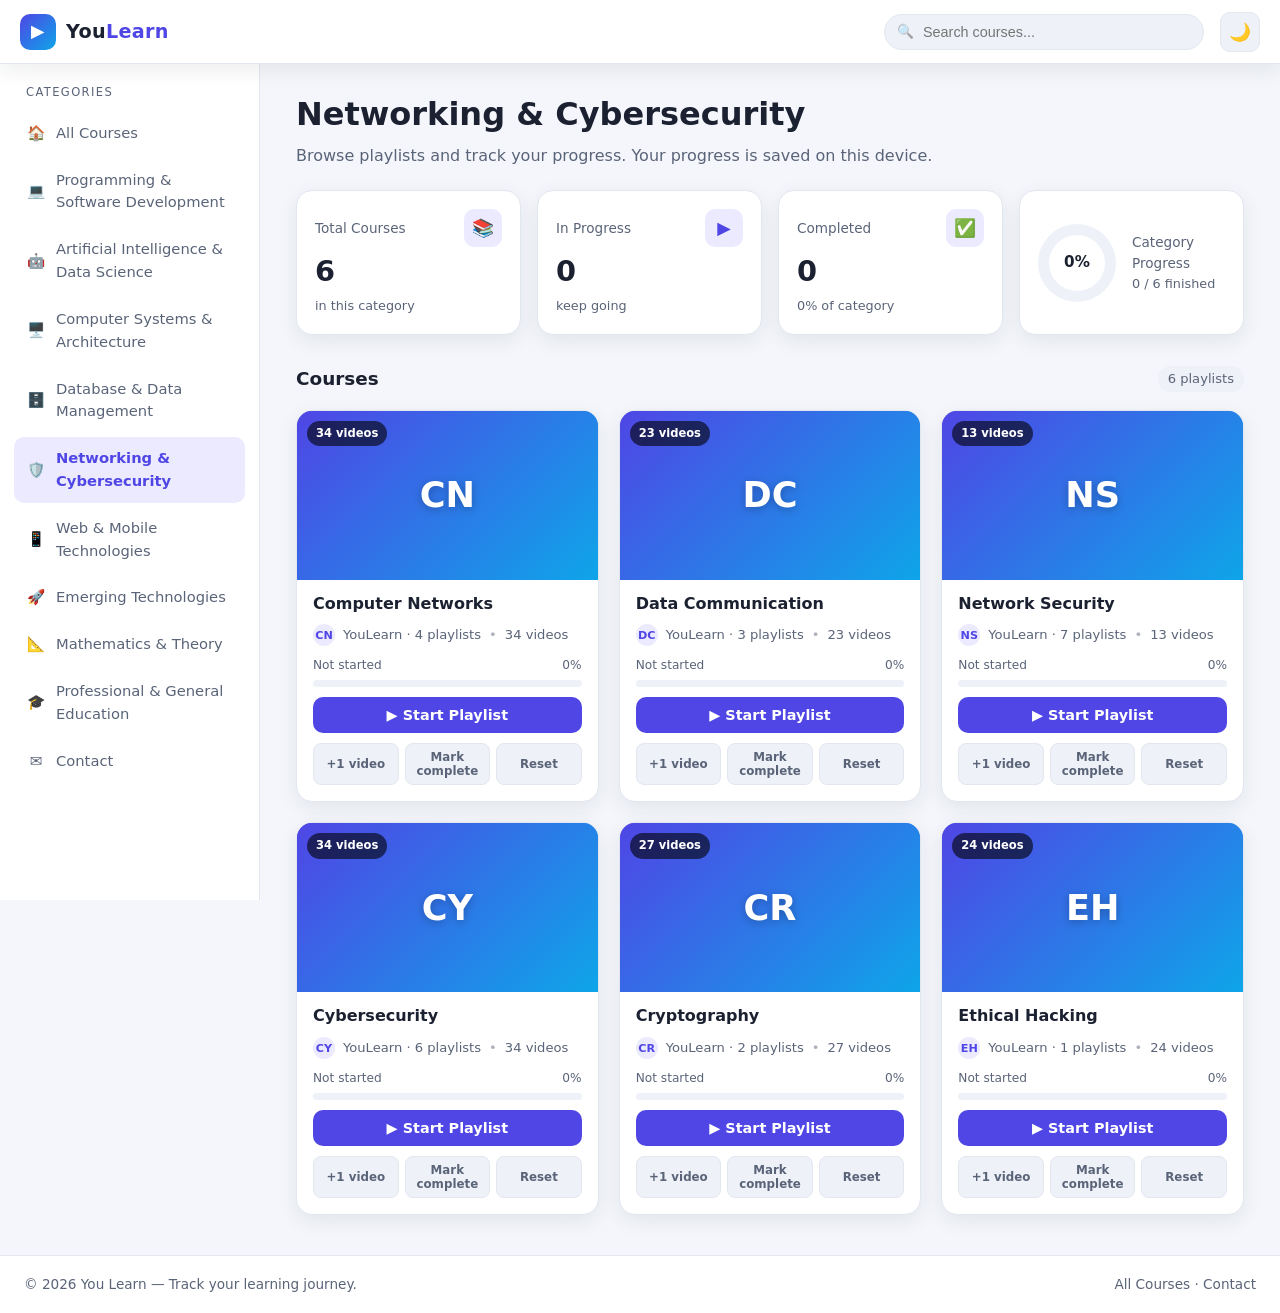
<file: nc.html>
<!DOCTYPE html>
<html lang="en">
<head>
    <meta charset="UTF-8">
    <meta name="viewport" content="width=device-width, initial-scale=1.0">
    <title>You Learn � Networking & Cybersecurity</title>
    <link rel="stylesheet" href="style.css">
    <script src="script.js" defer></script>
</head>
<body>
      <a href="index.html">All Courses</a>
    <a href="development.html">Programming & Software Development</a>
    <a href="ai.html">Artificial Intelligence & Data Science</a>
    <a href="csa.html">Computer Systems & Architecture</a>
    <a href="dbms.html">Database & Data Management</a>
    <a href="nc.html">Networking & Cybersecurity</a>
    <a href="wamt.html">Web & Mobile Technologies</a>
    <a href="et.html">Emerging Technologies</a>
    <a href="mt.html">Mathematics & Theory</a>
     <a href="pge.html">Professional & General Education</a>
    <a href="contact.html">Contact</a>
    

<!-- 5. Networking & Cybersecurity -->
<div>
    <h2>Computer Networks</h2>
    <img src="" alt="Computer Networks">
    <a href="https://www.youtube.com/watch?v=JFF2vJaN0Cw&list=PLxCzCOWd7aiGFBD2-2joCpWOLUrDLvVV_" target="_blank">
        <button>Watch Complete Playlist</button>
    </a>
</div>

<div>
    <h2>Data Communication</h2>
    <img src="" alt="Data Communication">
    <a href="https://www.youtube.com/watch?v=GfIvQiamXFU&list=PLZQgf2pQtimlhO3UY6UJzIC7JVBzSbXXQ" target="_blank">
        <button>Watch Complete Playlist</button>
    </a>
</div>

<div>
    <h2>Network Security</h2>
    <img src="" alt="Network Security">
    <a href="https://www.youtube.com/watch?v=lswzFfs-peo&list=PLxCzCOWd7aiFjkQbGj_yHeTEVPn422_z5" target="_blank">
        <button>Watch Complete Playlist</button>
    </a>
</div>

<div>
    <h2>Cybersecurity</h2>
    <img src="" alt="Cybersecurity">
    <a href="https://www.youtube.com/watch?v=DjrbxmXwbBc&list=PLxCzCOWd7aiGnXrHnMcFFPM4lUwQlR7ZT" target="_blank">
        <button>Watch Complete Playlist</button>
    </a>
</div>

<div>
    <h2>Cryptography</h2>
    <img src="" alt="Cryptography">
    <a href="https://www.youtube.com/watch?v=JoeiLuFNBc4&list=PLBlnK6fEyqRgJU3EsOYDTW7m6SUmW6kII" target="_blank">
        <button>Watch Complete Playlist</button>
    </a>
</div>

<div>
    <h2>Ethical Hacking</h2>
    <img src="" alt="Ethical Hacking">
    <a href="https://www.youtube.com/watch?v=cKEf8H9cQGM&list=PLwO5-rumi8A4J7h4Fm92TEC00gfZUk7ls" target="_blank">
        <button>Watch Complete Playlist</button>
    </a>
</div>


</body>
</html>
</file>
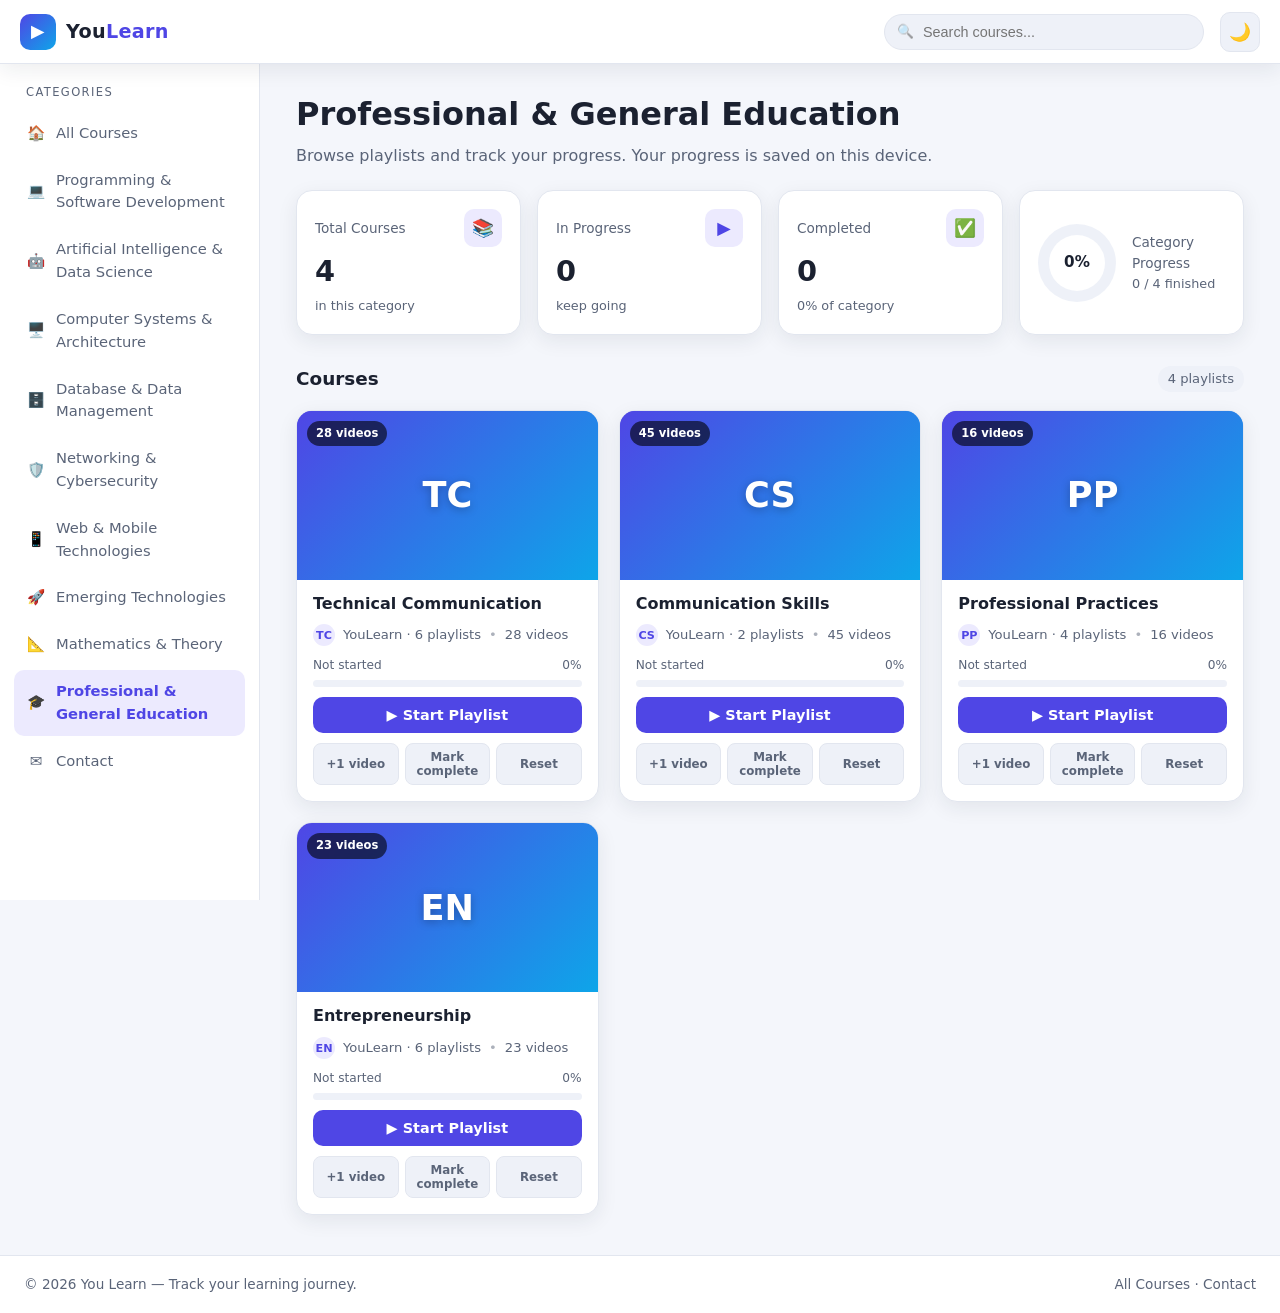
<file: pge.html>
<!DOCTYPE html>
<html lang="en">
<head>
    <meta charset="UTF-8">
    <meta name="viewport" content="width=device-width, initial-scale=1.0">
    <title>You Learn � Artificial Intelligence & Data Science</title>
    <link rel="stylesheet" href="style.css">
    <script src="script.js" defer></script>
</head>
<body>
    <a href="index.html">All Courses</a>
    <a href="development.html">Programming & Software Development</a>
    <a href="ai.html">Artificial Intelligence & Data Science</a>
    <a href="csa.html">Computer Systems & Architecture</a>
    <a href="dbms.html">Database & Data Management</a>
    <a href="nc.html">Networking & Cybersecurity</a>
    <a href="wamt.html">Web & Mobile Technologies</a>
    <a href="et.html">Emerging Technologies</a>
    <a href="mt.html">Mathematics & Theory</a>
    <a href="pge.html">Professional & General Education</a>
    <a href="contact.html">Contact</a>


<!-- 9. Professional & General Education -->
<div>
    <h2>Technical Communication</h2>
    <img src="" alt="Technical Communication">
    <a href="https://www.youtube.com/watch?v=jW9nLlE77uM&list=PL8nHpqzOrbFAwDzJPamAjX7UV24a7sfQn" target="_blank">
        <button>Watch Complete Playlist</button>
    </a>
</div>

<div>
    <h2>Communication Skills</h2>
    <img src="" alt="Communication Skills">
    <a href="https://www.youtube.com/watch?v=hJegA740NEo&list=PLv9O1ieIsEgfbNVwPqWxlZq_JtKmnsubv" target="_blank">
        <button>Watch Complete Playlist</button>
    </a>
</div>

<div>
    <h2>Professional Practices</h2>
    <img src="" alt="Professional Practices">
    <a href="https://www.youtube.com/watch?v=pkvC2UX05lI&list=PLJGNjy8afpZQKI520EGIXRoyfatsAsMye" target="_blank">
        <button>Watch Complete Playlist</button>
    </a>
</div>

<div>
    <h2>Entrepreneurship</h2>
    <img src="" alt="Entrepreneurship">
    <a href="https://www.youtube.com/playlist?list=YOUR_PLAYLIST_ID" target="_blank">
        <button>Watch Complete Playlist</button>
    </a>
</div>

</body>
</html>
</file>
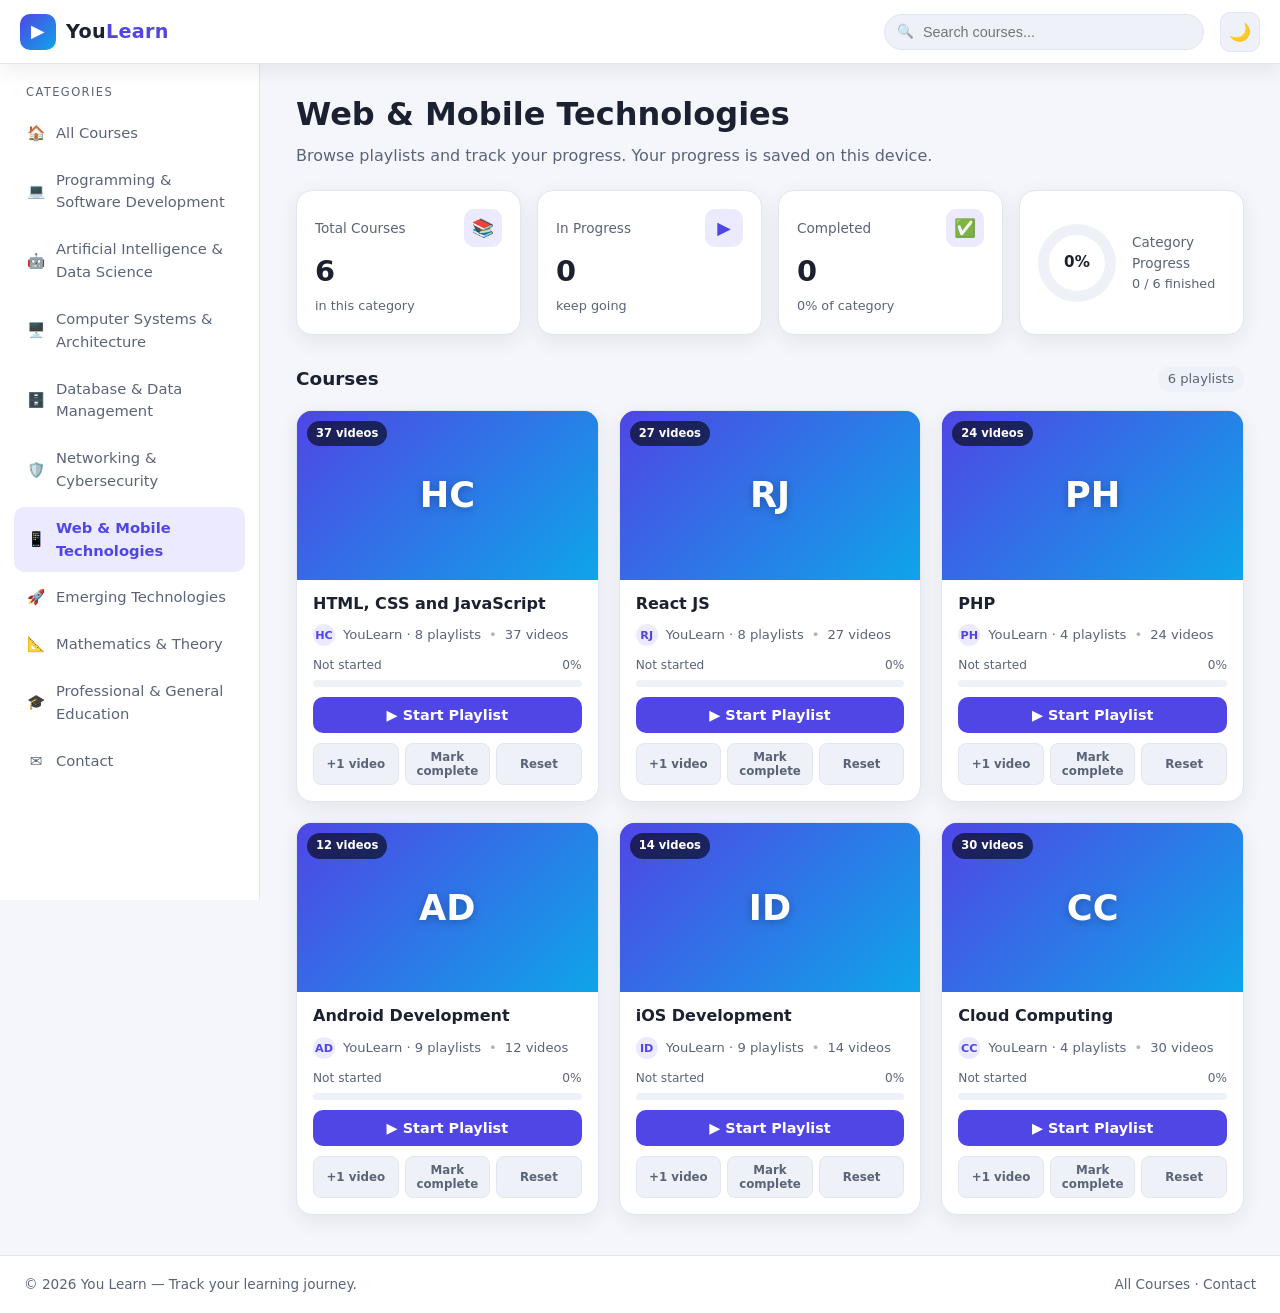
<file: wamt.html>
<!DOCTYPE html>
<html lang="en">
<head>
    <meta charset="UTF-8">
    <meta name="viewport" content="width=device-width, initial-scale=1.0">
    <title>You Learn � Web & Mobile Technologies</title>
    <link rel="stylesheet" href="style.css">
    <script src="script.js" defer></script>
</head>
<body>
      <a href="index.html">All Courses</a>
    <a href="development.html">Programming & Software Development</a>
    <a href="ai.html">Artificial Intelligence & Data Science</a>
    <a href="csa.html">Computer Systems & Architecture</a>
    <a href="dbms.html">Database & Data Management</a>
    <a href="nc.html">Networking & Cybersecurity</a>
    <a href="wamt.html">Web & Mobile Technologies</a>
    <a href="et.html">Emerging Technologies</a>
    <a href="mt.html">Mathematics & Theory</a>
     <a href="pge.html">Professional & General Education</a>
    <a href="contact.html">Contact</a>
    

<!-- 7. Web & Mobile Technologies -->
<div>
    <h2>HTML, CSS and JavaScript</h2>
    <img src="" alt="HTML CSS JavaScript">
    <a href="https://www.youtube.com/watch?v=HcOc7P5BMi4&list=PLfqMhTWNBTe0PY9xunOzsP5kmYIz2Hu7i" target="_blank">
        <button>Watch Complete Playlist</button>
    </a>
</div>

<div>
    <h2>React JS</h2>
    <img src="" alt="React JS">
    <a href="https://www.youtube.com/watch?v=vz1RlUyrc3w&list=PLu71SKxNbfoDqgPchmvIsL4hTnJIrtige" target="_blank">
        <button>Watch Complete Playlist</button>
    </a>
</div>

<div>
    <h2>PHP</h2>
    <img src="" alt="PHP">
    <a href="https://www.youtube.com/watch?v=a_qREkJ78f4&list=PL0b6OzIxLPbyrzCMJOFzLnf_-_5E_dkzs" target="_blank">
        <button>Watch Complete Playlist</button>
    </a>
</div>

<div>
    <h2>Android Development</h2>
    <img src="" alt="Android Development">
    <a href="https://www.youtube.com/watch?v=4O56p2h9Srw&list=PLUhfM8afLE_MOoV5jIAj4UTJ3o43LEmoc" target="_blank">
        <button>Watch Complete Playlist</button>
    </a>
</div>

<div>
    <h2>iOS Development</h2>
    <img src="" alt="iOS Development">
    <a href="https://www.youtube.com/watch?v=CwA1VWP0Ldw&list=PL8seg1JPkqgHtditjG_y2DuYuj9FJommY" target="_blank">
        <button>Watch Complete Playlist</button>
    </a>
</div>

<div>
    <h2>Cloud Computing</h2>
    <img src="" alt="Cloud Computing">
    <a href="https://www.youtube.com/watch?v=dmGybCohHsw&list=PLxCzCOWd7aiHRHVUtR-O52MsrdUSrzuy4" target="_blank">
        <button>Watch Complete Playlist</button>
    </a>
</div>
</body>
</html>
</file>
<file: style.css>
/* ============================================================
   You Learn — Educational Dashboard Stylesheet
   Dark / Light theme, responsive grid, progress tracking
   ============================================================ */

/* ---------- Design Tokens ---------- */
:root {
  --bg: #f4f6fb;
  --bg-elev: #ffffff;
  --bg-soft: #eef1f8;
  --text: #1b2130;
  --text-soft: #5a6478;
  --border: #e2e6ef;
  --brand: #4f46e5;
  --brand-strong: #4338ca;
  --brand-soft: #eceafe;
  --accent: #0ea5e9;
  --success: #16a34a;
  --warning: #f59e0b;
  --danger: #dc2626;
  --shadow: 0 6px 20px rgba(27, 33, 48, 0.08);
  --shadow-lg: 0 16px 40px rgba(27, 33, 48, 0.14);
  --radius: 16px;
  --radius-sm: 10px;
  --navbar-h: 64px;
  --sidebar-w: 260px;
  --font: "Segoe UI", system-ui, -apple-system, Roboto, Helvetica, Arial, sans-serif;
  --transition: 0.22s ease;
}

:root[data-theme="dark"] {
  --bg: #0f1420;
  --bg-elev: #171d2b;
  --bg-soft: #1f2636;
  --text: #e7ebf4;
  --text-soft: #9aa5bd;
  --border: #283044;
  --brand: #7c7bff;
  --brand-strong: #6366f1;
  --brand-soft: #232448;
  --accent: #38bdf8;
  --shadow: 0 6px 20px rgba(0, 0, 0, 0.4);
  --shadow-lg: 0 16px 40px rgba(0, 0, 0, 0.55);
}

/* ---------- Reset ---------- */
*,
*::before,
*::after {
  box-sizing: border-box;
  margin: 0;
  padding: 0;
}

html {
  scroll-behavior: smooth;
}

body {
  font-family: var(--font);
  background: var(--bg);
  color: var(--text);
  line-height: 1.55;
  min-height: 100vh;
  display: flex;
  flex-direction: column;
  transition: background var(--transition), color var(--transition);
}

a {
  color: inherit;
  text-decoration: none;
}

img {
  display: block;
  max-width: 100%;
}

button {
  font-family: inherit;
  cursor: pointer;
}

/* ============================================================
   NAVBAR
   ============================================================ */
.yl-navbar {
  position: sticky;
  top: 0;
  z-index: 50;
  height: var(--navbar-h);
  display: flex;
  align-items: center;
  gap: 16px;
  padding: 0 20px;
  background: var(--bg-elev);
  border-bottom: 1px solid var(--border);
  box-shadow: var(--shadow);
}

.yl-brand {
  display: flex;
  align-items: center;
  gap: 10px;
  font-weight: 700;
  font-size: 1.2rem;
  letter-spacing: 0.3px;
  white-space: nowrap;
}

.yl-brand .yl-logo {
  display: grid;
  place-items: center;
  width: 36px;
  height: 36px;
  border-radius: 10px;
  background: linear-gradient(135deg, var(--brand), var(--accent));
  color: #fff;
  font-size: 1.1rem;
}

.yl-brand span.accent {
  color: var(--brand);
}

.yl-nav-spacer {
  flex: 1;
}

.yl-navbar .yl-search {
  position: relative;
  max-width: 320px;
  flex: 1;
}

.yl-navbar .yl-search input {
  width: 100%;
  padding: 9px 14px 9px 38px;
  border-radius: 999px;
  border: 1px solid var(--border);
  background: var(--bg-soft);
  color: var(--text);
  font-size: 0.9rem;
  outline: none;
  transition: border var(--transition), box-shadow var(--transition);
}

.yl-navbar .yl-search input:focus {
  border-color: var(--brand);
  box-shadow: 0 0 0 3px var(--brand-soft);
}

.yl-navbar .yl-search::before {
  content: "🔍";
  position: absolute;
  left: 13px;
  top: 50%;
  transform: translateY(-50%);
  font-size: 0.85rem;
  opacity: 0.6;
}

.yl-icon-btn {
  display: grid;
  place-items: center;
  width: 40px;
  height: 40px;
  border-radius: 10px;
  border: 1px solid var(--border);
  background: var(--bg-soft);
  color: var(--text);
  font-size: 1.1rem;
  transition: background var(--transition), transform var(--transition);
}

.yl-icon-btn:hover {
  background: var(--brand-soft);
  transform: translateY(-1px);
}

.yl-menu-toggle {
  display: none;
}

/* ============================================================
   LAYOUT SHELL (sidebar + main)
   ============================================================ */
.yl-shell {
  flex: 1 1 auto;
  display: flex;
  align-items: flex-start;
  width: 100%;
}

/* ---------- Sidebar ---------- */
.yl-sidebar {
  flex: 0 0 var(--sidebar-w);
  width: var(--sidebar-w);
  position: sticky;
  top: var(--navbar-h);
  height: calc(100vh - var(--navbar-h));
  overflow-y: auto;
  padding: 20px 14px;
  background: var(--bg-elev);
  border-right: 1px solid var(--border);
}

.yl-sidebar .yl-side-title {
  font-size: 0.72rem;
  text-transform: uppercase;
  letter-spacing: 0.12em;
  color: var(--text-soft);
  padding: 0 12px;
  margin-bottom: 10px;
}

.yl-sidebar nav {
  display: flex;
  flex-direction: column;
  gap: 4px;
}

.yl-sidebar nav a {
  display: flex;
  align-items: center;
  gap: 10px;
  padding: 10px 12px;
  border-radius: var(--radius-sm);
  color: var(--text-soft);
  font-size: 0.92rem;
  font-weight: 500;
  transition: background var(--transition), color var(--transition);
}

.yl-sidebar nav a .ic {
  width: 20px;
  text-align: center;
  flex-shrink: 0;
}

.yl-sidebar nav a:hover {
  background: var(--bg-soft);
  color: var(--text);
}

.yl-sidebar nav a.active {
  background: var(--brand-soft);
  color: var(--brand);
  font-weight: 600;
}

/* ---------- Main ---------- */
.yl-main {
  flex: 1 1 auto;
  padding: 26px clamp(16px, 3vw, 36px) 40px;
  min-width: 0;
}

.yl-page-head {
  margin-bottom: 22px;
}

.yl-page-head h1 {
  font-size: clamp(1.4rem, 2.6vw, 2rem);
  font-weight: 700;
}

.yl-page-head p {
  color: var(--text-soft);
  margin-top: 4px;
}

/* ============================================================
   STAT / CHART CARDS
   ============================================================ */
.yl-stats {
  display: grid;
  grid-template-columns: repeat(auto-fit, minmax(190px, 1fr));
  gap: 16px;
  margin-bottom: 30px;
}

.yl-stat-card {
  background: var(--bg-elev);
  border: 1px solid var(--border);
  border-radius: var(--radius);
  padding: 18px;
  box-shadow: var(--shadow);
  display: flex;
  flex-direction: column;
  gap: 10px;
}

.yl-stat-top {
  display: flex;
  align-items: center;
  justify-content: space-between;
}

.yl-stat-label {
  color: var(--text-soft);
  font-size: 0.85rem;
  font-weight: 500;
}

.yl-stat-ic {
  display: grid;
  place-items: center;
  width: 38px;
  height: 38px;
  border-radius: 10px;
  background: var(--brand-soft);
  color: var(--brand);
  font-size: 1.1rem;
}

.yl-stat-value {
  font-size: 1.8rem;
  font-weight: 700;
  line-height: 1;
}

.yl-stat-sub {
  font-size: 0.8rem;
  color: var(--text-soft);
}

/* Donut chart (pure CSS conic-gradient) */
.yl-chart-card {
  grid-column: span 1;
  align-items: center;
  flex-direction: row;
  gap: 16px;
}

.yl-donut {
  --val: 0;
  width: 78px;
  height: 78px;
  border-radius: 50%;
  flex-shrink: 0;
  background: conic-gradient(var(--brand) calc(var(--val) * 1%), var(--bg-soft) 0);
  display: grid;
  place-items: center;
}

.yl-donut::after {
  content: attr(data-label);
  width: 56px;
  height: 56px;
  border-radius: 50%;
  background: var(--bg-elev);
  display: grid;
  place-items: center;
  font-weight: 700;
  font-size: 0.95rem;
}

/* ============================================================
   COURSE GRID + CARDS
   ============================================================ */
.yl-section-title {
  display: flex;
  align-items: center;
  justify-content: space-between;
  margin: 8px 0 16px;
}

.yl-section-title h2 {
  font-size: 1.15rem;
  font-weight: 700;
}

.yl-section-title .count {
  font-size: 0.82rem;
  color: var(--text-soft);
  background: var(--bg-soft);
  padding: 3px 10px;
  border-radius: 999px;
}

.yl-grid {
  display: grid;
  grid-template-columns: repeat(auto-fill, minmax(260px, 1fr));
  gap: 20px;
}

.yl-card {
  background: var(--bg-elev);
  border: 1px solid var(--border);
  border-radius: var(--radius);
  overflow: hidden;
  box-shadow: var(--shadow);
  display: flex;
  flex-direction: column;
  transition: transform var(--transition), box-shadow var(--transition);
}

.yl-card:hover {
  transform: translateY(-4px);
  box-shadow: var(--shadow-lg);
}

.yl-thumb {
  position: relative;
  aspect-ratio: 16 / 9;
  background: linear-gradient(135deg, var(--brand), var(--accent));
  overflow: hidden;
}

.yl-thumb img {
  width: 100%;
  height: 100%;
  object-fit: cover;
}

/* Fallback thumbnail when no image is provided */
.yl-thumb .yl-thumb-fallback {
  position: absolute;
  inset: 0;
  display: grid;
  place-items: center;
  color: #fff;
  font-size: 2.2rem;
  font-weight: 700;
  text-shadow: 0 2px 8px rgba(0, 0, 0, 0.25);
  background: linear-gradient(135deg, var(--brand), var(--accent));
}

.yl-badge {
  position: absolute;
  top: 10px;
  left: 10px;
  background: rgba(0, 0, 0, 0.6);
  color: #fff;
  font-size: 0.72rem;
  font-weight: 600;
  padding: 4px 9px;
  border-radius: 999px;
  backdrop-filter: blur(4px);
}

.yl-badge.done {
  background: var(--success);
}

.yl-card-body {
  padding: 14px 16px 16px;
  display: flex;
  flex-direction: column;
  gap: 10px;
  flex: 1;
}

.yl-card-body h3 {
  font-size: 1rem;
  font-weight: 650;
  line-height: 1.3;
}

.yl-meta {
  display: flex;
  align-items: center;
  gap: 8px;
  color: var(--text-soft);
  font-size: 0.82rem;
}

.yl-meta .yl-avatar {
  width: 22px;
  height: 22px;
  border-radius: 50%;
  background: var(--brand-soft);
  color: var(--brand);
  display: grid;
  place-items: center;
  font-size: 0.7rem;
  font-weight: 700;
  flex-shrink: 0;
}

.yl-meta .dot {
  opacity: 0.5;
}

/* Progress bar */
.yl-progress {
  margin-top: auto;
}

.yl-progress-top {
  display: flex;
  justify-content: space-between;
  font-size: 0.76rem;
  color: var(--text-soft);
  margin-bottom: 5px;
}

.yl-progress-track {
  height: 7px;
  border-radius: 999px;
  background: var(--bg-soft);
  overflow: hidden;
}

.yl-progress-fill {
  height: 100%;
  width: 0;
  border-radius: 999px;
  background: linear-gradient(90deg, var(--brand), var(--accent));
  transition: width 0.5s ease;
}

/* Action button */
.yl-action {
  display: inline-flex;
  align-items: center;
  justify-content: center;
  gap: 8px;
  width: 100%;
  padding: 10px 14px;
  border: none;
  border-radius: var(--radius-sm);
  font-size: 0.9rem;
  font-weight: 600;
  color: #fff;
  background: var(--brand);
  transition: background var(--transition), transform var(--transition);
}

.yl-action:hover {
  background: var(--brand-strong);
  transform: translateY(-1px);
}

/* state: started -> Continue */
.yl-card[data-started="true"] .yl-action {
  background: var(--success);
}

.yl-card[data-started="true"] .yl-action:hover {
  background: #15803d;
}

/* state: completed */
.yl-card[data-completed="true"] .yl-action {
  background: var(--bg-soft);
  color: var(--brand);
  border: 1px solid var(--border);
}

/* Manual progress tools */
.yl-card-tools {
  display: flex;
  flex-wrap: wrap;
  gap: 6px;
}

.yl-tool {
  flex: 1;
  min-width: 70px;
  padding: 6px 8px;
  font-size: 0.74rem;
  font-weight: 600;
  color: var(--text-soft);
  background: var(--bg-soft);
  border: 1px solid var(--border);
  border-radius: 8px;
  transition: background var(--transition), color var(--transition);
}

.yl-tool:hover {
  background: var(--brand-soft);
  color: var(--brand);
}

.yl-tool.active {
  background: var(--success);
  color: #fff;
  border-color: transparent;
}

/* Empty state */
.yl-empty {
  text-align: center;
  color: var(--text-soft);
  padding: 60px 20px;
  background: var(--bg-elev);
  border: 1px dashed var(--border);
  border-radius: var(--radius);
}

/* ============================================================
   CONTACT PAGE
   ============================================================ */
.yl-contact-grid {
  display: grid;
  grid-template-columns: 1fr 1.2fr;
  gap: 24px;
}

.yl-contact-info,
.yl-contact-form {
  background: var(--bg-elev);
  border: 1px solid var(--border);
  border-radius: var(--radius);
  padding: 24px;
  box-shadow: var(--shadow);
}

.yl-contact-info h2 {
  font-size: 1.2rem;
  margin-bottom: 8px;
}

.yl-contact-info p {
  color: var(--text-soft);
  margin-bottom: 18px;
}

.yl-contact-list {
  list-style: none;
  display: flex;
  flex-direction: column;
  gap: 12px;
}

.yl-contact-list li {
  display: flex;
  align-items: center;
  gap: 10px;
  color: var(--text-soft);
}

.yl-contact-list .ic {
  width: 32px;
  height: 32px;
  display: grid;
  place-items: center;
  border-radius: 8px;
  background: var(--brand-soft);
}

.yl-field {
  margin-bottom: 16px;
}

.yl-field label {
  display: block;
  font-size: 0.85rem;
  font-weight: 600;
  margin-bottom: 6px;
}

.yl-field input,
.yl-field textarea {
  width: 100%;
  padding: 10px 12px;
  border-radius: var(--radius-sm);
  border: 1px solid var(--border);
  background: var(--bg-soft);
  color: var(--text);
  font-family: inherit;
  font-size: 0.92rem;
  outline: none;
  transition: border var(--transition), box-shadow var(--transition);
  resize: vertical;
}

.yl-field input:focus,
.yl-field textarea:focus {
  border-color: var(--brand);
  box-shadow: 0 0 0 3px var(--brand-soft);
}

.yl-field input.invalid,
.yl-field textarea.invalid {
  border-color: var(--danger);
}

.yl-form-note {
  margin-top: 12px;
  font-size: 0.88rem;
  font-weight: 600;
  min-height: 1.2em;
}

.yl-form-note.ok {
  color: var(--success);
}

.yl-form-note.err {
  color: var(--danger);
}

@media (max-width: 760px) {
  .yl-contact-grid {
    grid-template-columns: 1fr;
  }
}

/* ============================================================
   FOOTER
   ============================================================ */
.yl-footer {
  margin-top: auto;
  background: var(--bg-elev);
  border-top: 1px solid var(--border);
  padding: 18px 24px;
  display: flex;
  flex-wrap: wrap;
  align-items: center;
  justify-content: space-between;
  gap: 10px;
  color: var(--text-soft);
  font-size: 0.85rem;
}

.yl-footer a:hover {
  color: var(--brand);
}

/* ============================================================
   RESPONSIVE
   ============================================================ */
@media (max-width: 960px) {
  .yl-menu-toggle {
    display: grid;
  }

  /* Sidebar leaves the flex flow and overlays; main takes full width. */
  .yl-sidebar {
    flex: 0 0 auto;
    position: fixed;
    top: var(--navbar-h);
    left: 0;
    width: 260px;
    height: calc(100vh - var(--navbar-h));
    transform: translateX(-100%);
    transition: transform var(--transition);
    z-index: 40;
    box-shadow: var(--shadow-lg);
  }

  .yl-main {
    width: 100%;
  }

  .yl-sidebar.open {
    transform: translateX(0);
  }

  .yl-backdrop {
    display: none;
    position: fixed;
    inset: var(--navbar-h) 0 0 0;
    background: rgba(0, 0, 0, 0.4);
    z-index: 39;
  }

  .yl-backdrop.show {
    display: block;
  }
}

@media (max-width: 560px) {
  .yl-navbar .yl-search {
    display: none;
  }

  .yl-brand {
    font-size: 1.05rem;
  }
}
</file>
